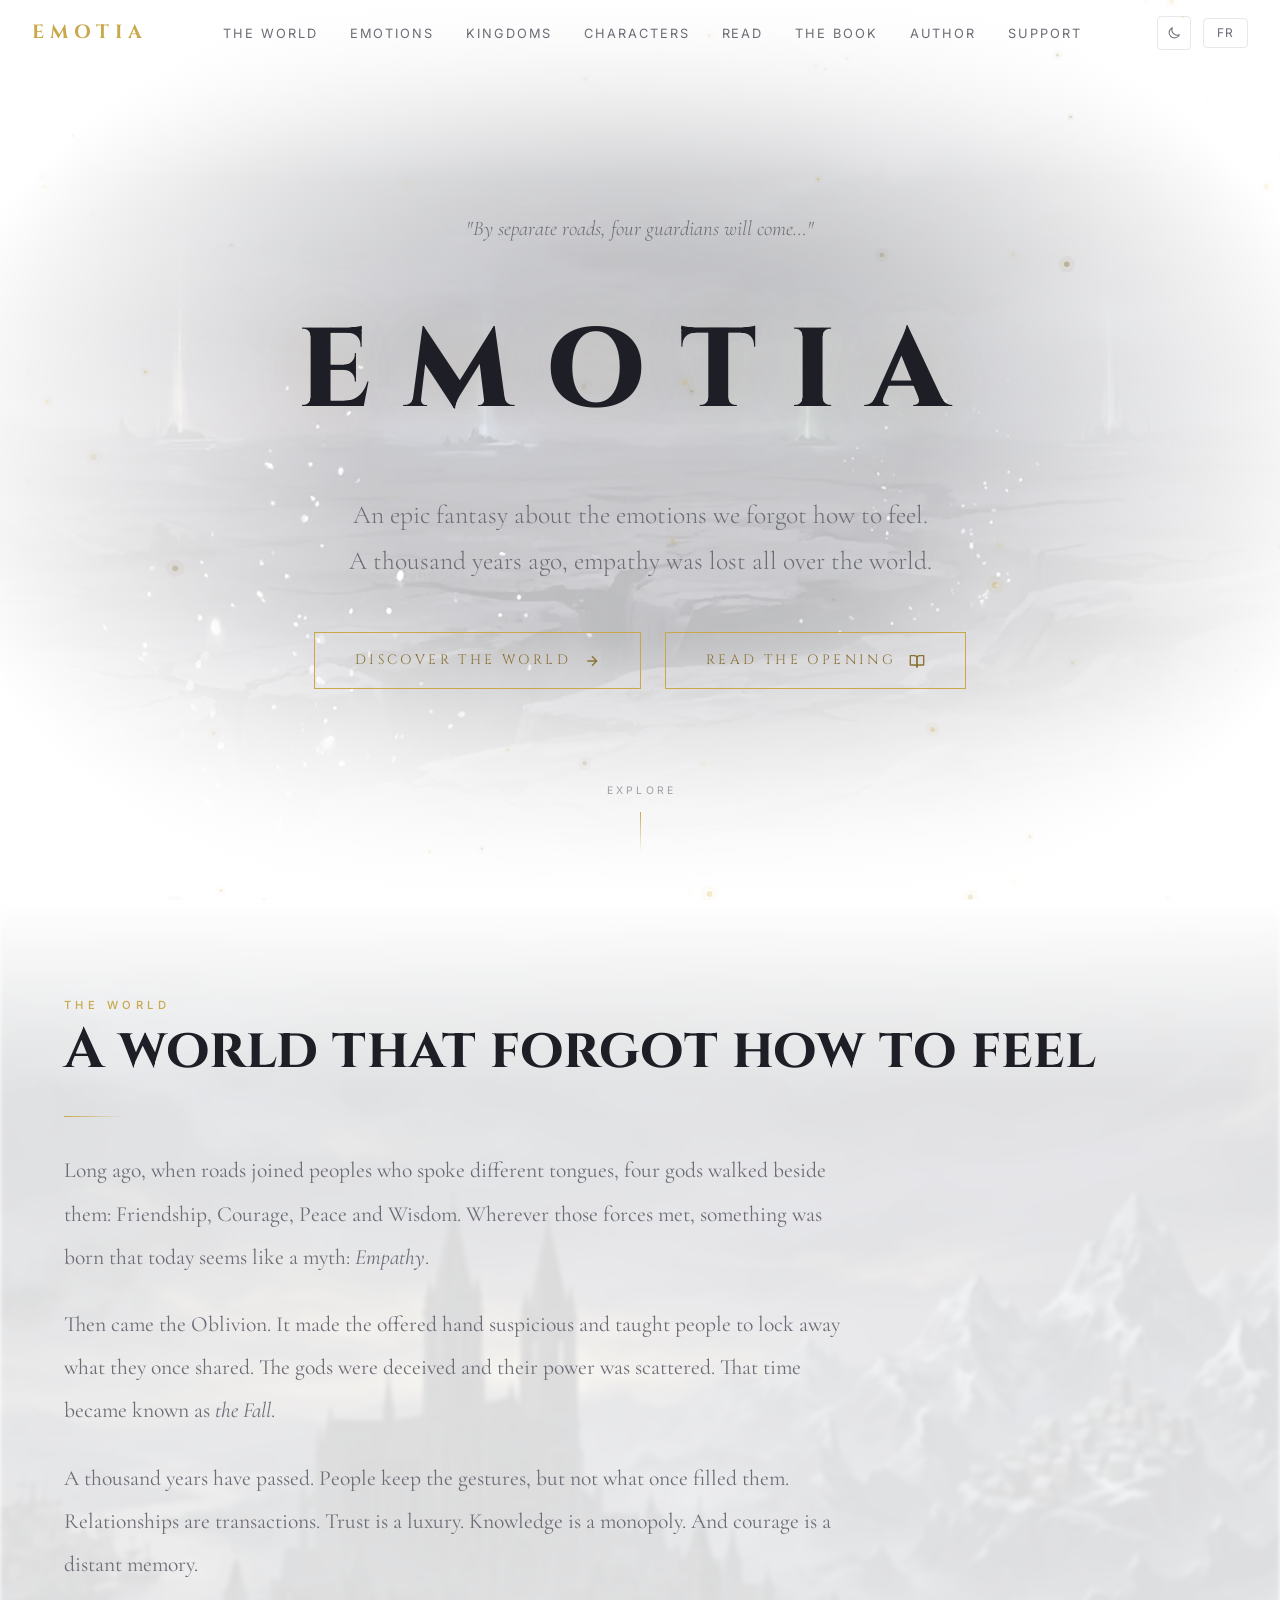
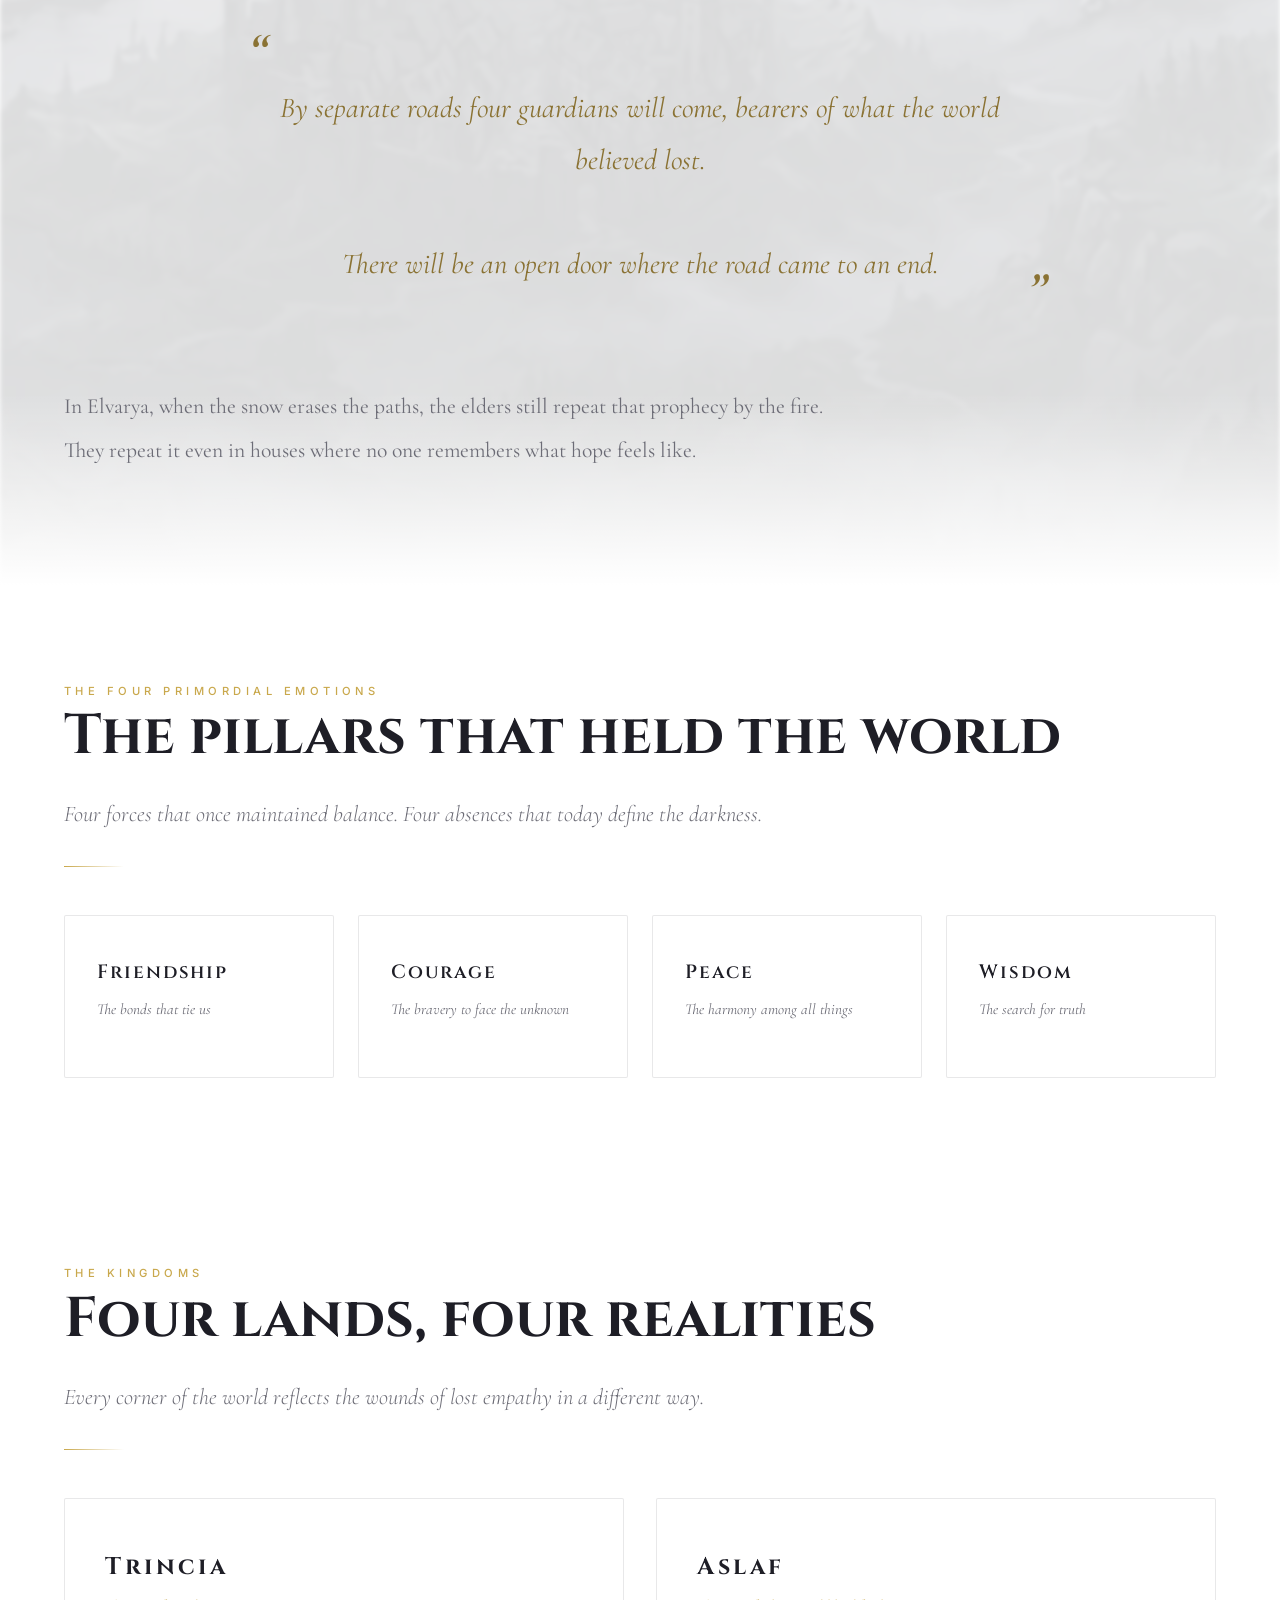
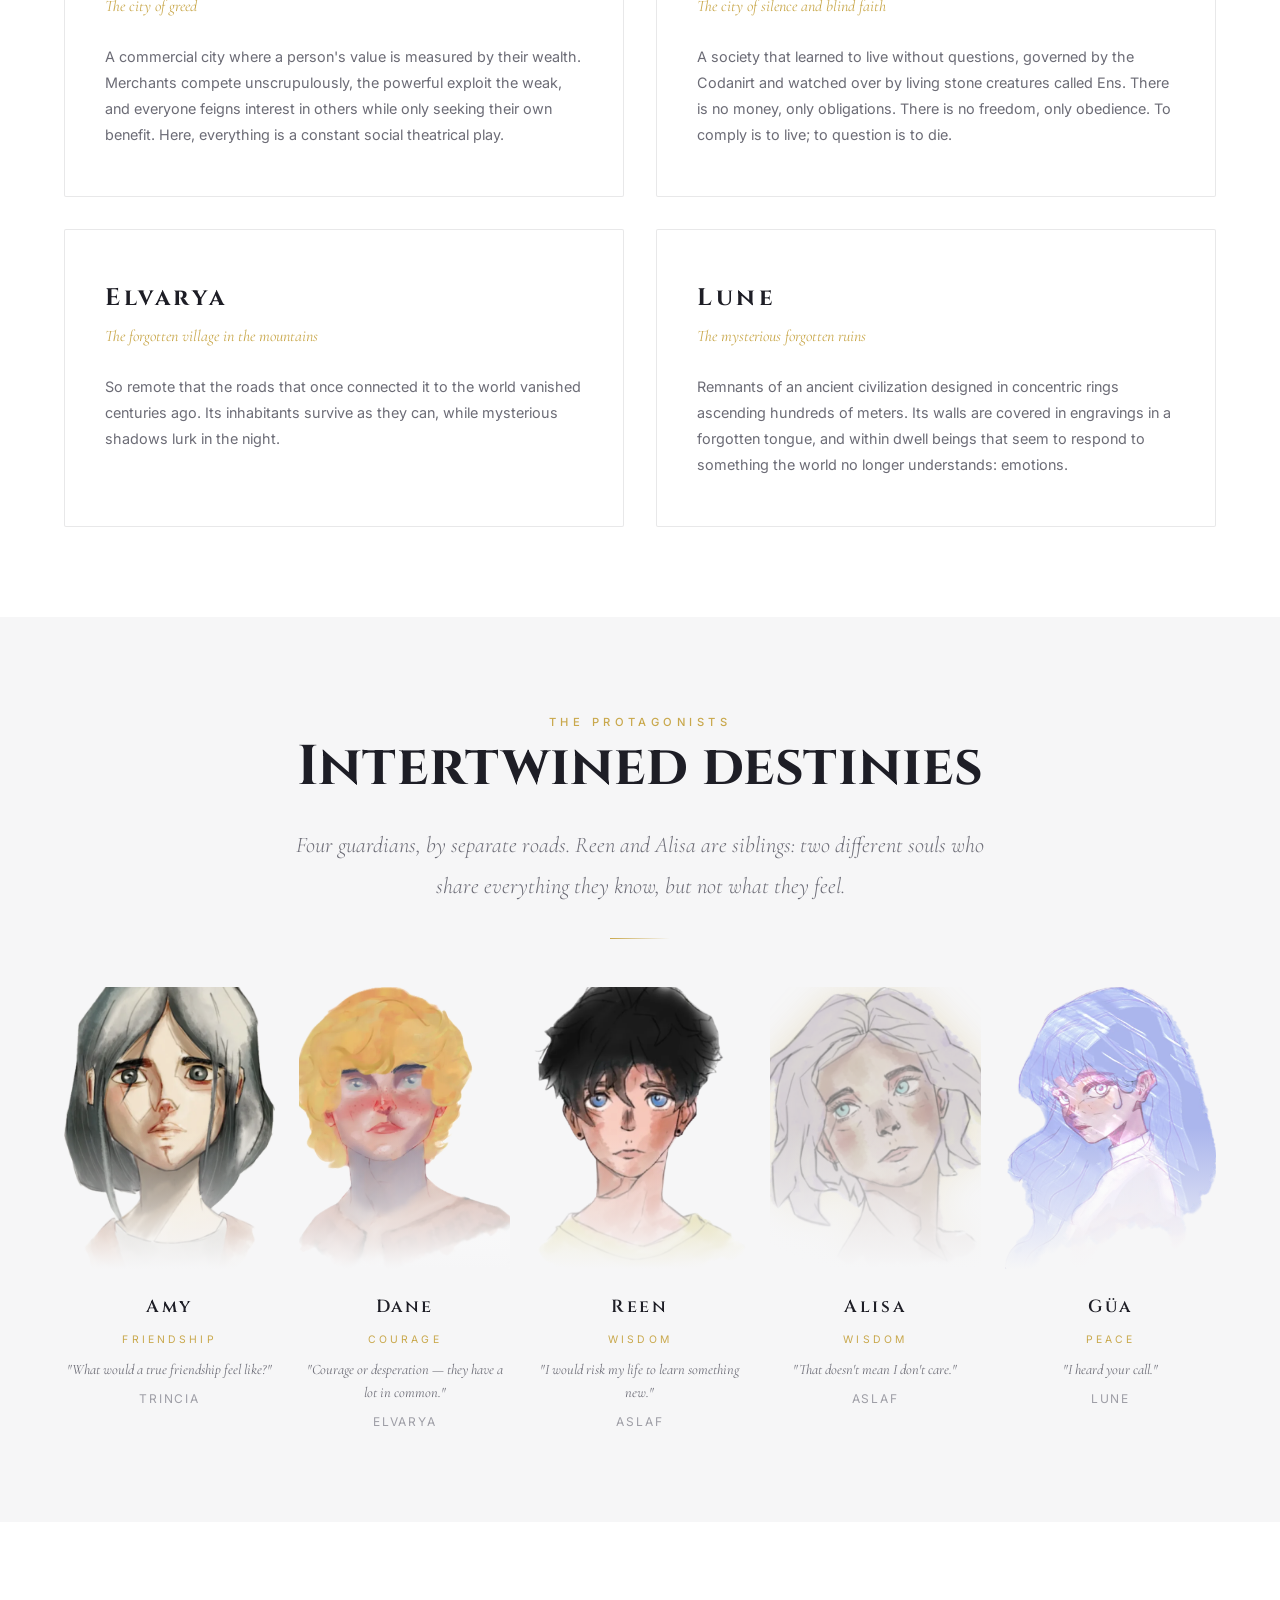
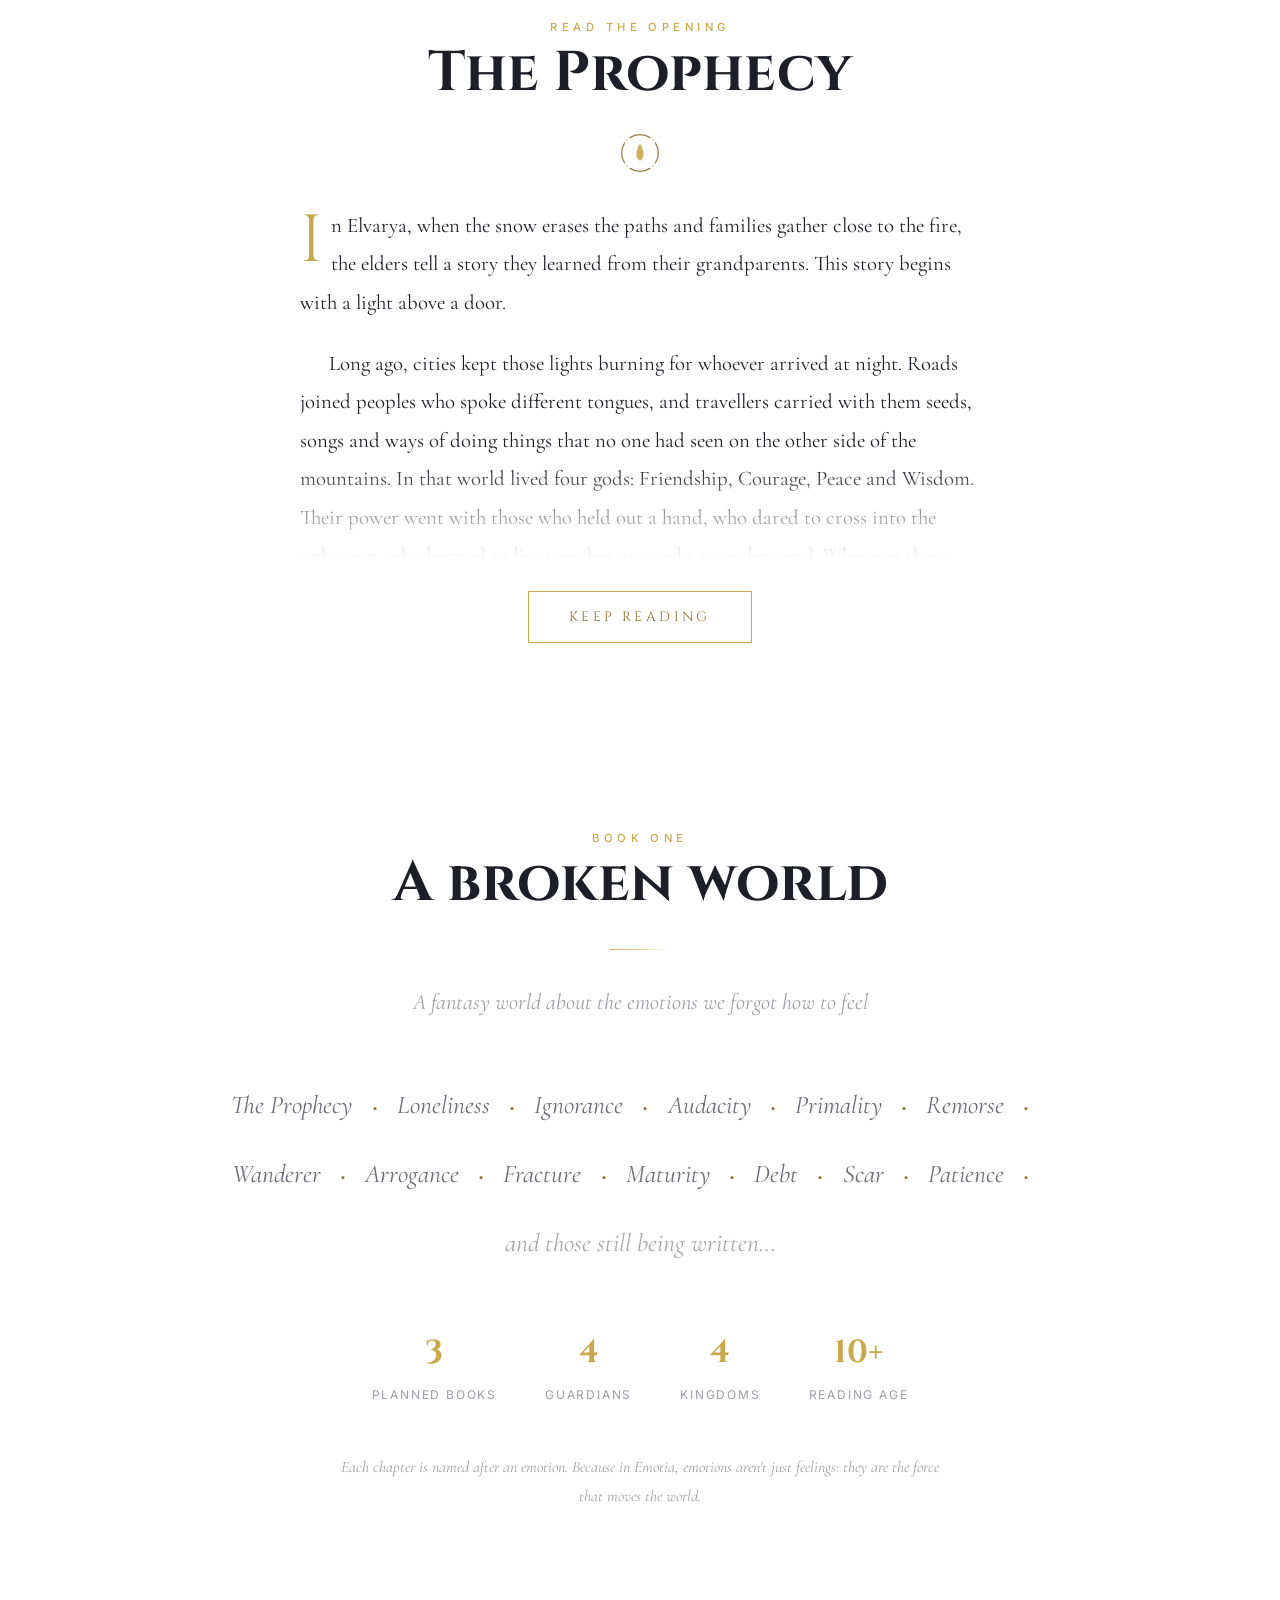
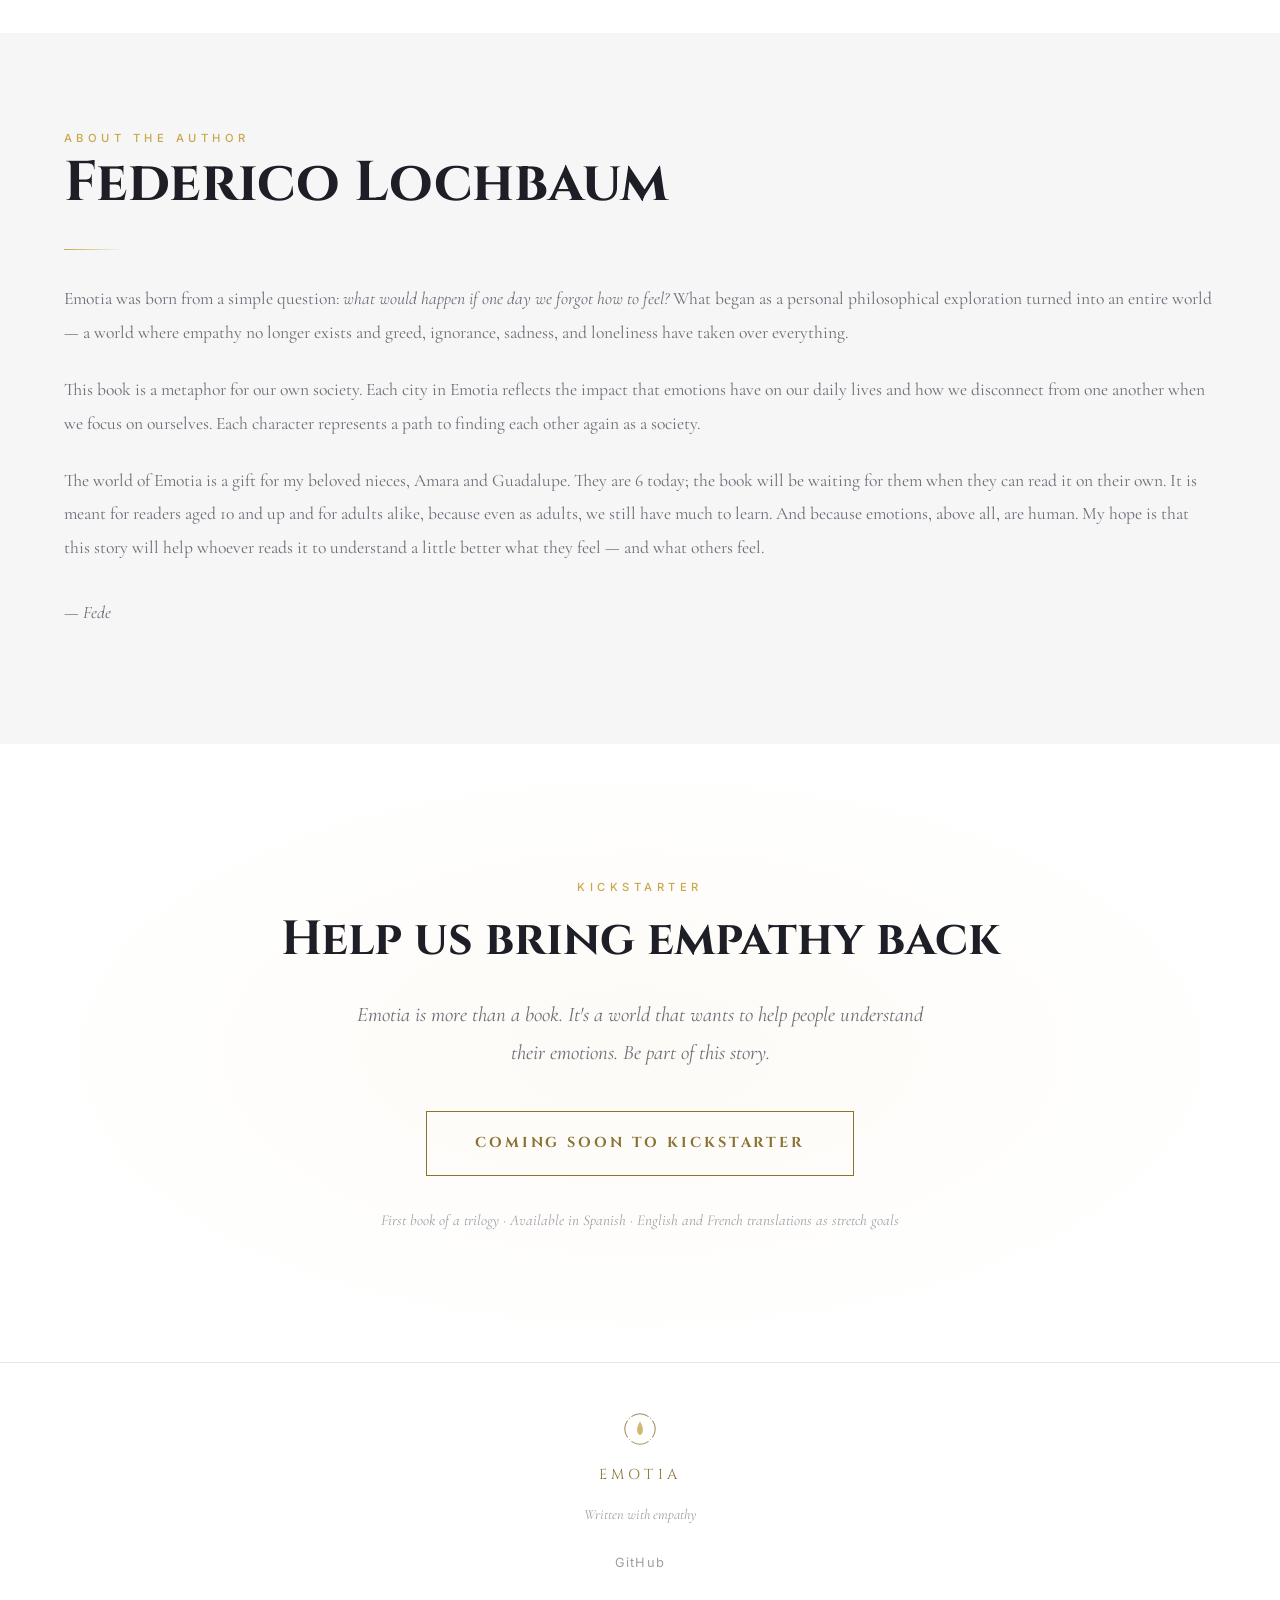
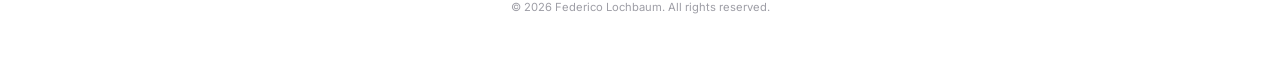
<file: docs/index.html>
<!DOCTYPE html>
<html lang="es">

<head>

  <!-- Google tag (gtag.js) -->
  <script async src="https://www.googletagmanager.com/gtag/js?id=__GA_MEASUREMENT_ID__"></script>
  <script>
    window.dataLayer = window.dataLayer || [];
    function gtag() { dataLayer.push(arguments); }
    gtag('js', new Date());

    gtag('config', "__GA_MEASUREMENT_ID__");
  </script>

  <!-- Script de eventos: va después -->
  <script>
    document.addEventListener("click", function (event) {
      const element = event.target.closest("[data-analytics-event]");
      if (!element) return;

      gtag("event", element.dataset.analyticsEvent, {
        button_label: element.dataset.analyticsLabel,
        page_location: window.location.href
      });
    });
  </script>

  <meta charset="UTF-8">
  <meta name="viewport" content="width=device-width, initial-scale=1.0">
  <title>Emotia — Un mundo de fantasía épica sobre las emociones humanas</title>
  <meta name="description"
    content="Emotia es una fantasía épica sobre las emociones que olvidamos sentir. Hace mil años la empatía se perdió; cuatro guardianes, por caminos separados, aprenderán a recuperarla. Primer libro de una trilogía.">
  <meta name="keywords" content="Emotia, fantasía épica, emociones, empatía, libro, trilogía, Federico Lochbaum">
  <meta property="og:title" content="Emotia — Un mundo que olvidó cómo sentir">
  <meta property="og:description"
    content="Hace mil años la empatía se perdió en todo el mundo. Por caminos separados llegarán cuatro guardianes. Primer libro de la trilogía.">
  <meta property="og:type" content="website">
  <meta property="og:image" content="images/og-image.jpg">
  <meta property="og:image:width" content="1200">
  <meta property="og:image:height" content="630">
  <meta property="og:locale" content="es_ES">
  <meta name="twitter:card" content="summary_large_image">
  <meta name="twitter:image" content="images/og-image.jpg">
  <meta name="theme-color" content="#06060e">
  <script>
    // Tema antes del primer pintado: elección guardada, o la del sistema.
    (function () {
      var t = null;
      try { t = localStorage.getItem('emotia-theme'); } catch (e) {}
      if (t !== 'light' && t !== 'dark') {
        t = window.matchMedia && window.matchMedia('(prefers-color-scheme: light)').matches ? 'light' : 'dark';
      }
      document.documentElement.setAttribute('data-theme', t);
    })();
  </script>
  <link rel="icon" type="image/svg+xml" href="images/emblem.svg">
  <link rel="icon" type="image/png" href="images/emotia_favicon-withoutbackground.png">
  <link rel="preload" as="image" href="images/hero_bg.webp" type="image/webp">
  <link rel="stylesheet" href="styles.css">
</head>

<body class="lang-es">

  <!-- ============================================
       NAVIGATION
       ============================================ -->
  <nav class="nav" id="nav">
    <a href="#" class="nav-logo">Emotia</a>
    <ul class="nav-links" id="nav-links">
      <li><a href="#mundo"><span class="lang-es">El Mundo</span><span class="lang-en">The World</span><span
            class="lang-fr">Le Monde</span></a></li>
      <li><a href="#emociones"><span class="lang-es">Las Emociones</span><span class="lang-en">Emotions</span><span
            class="lang-fr">Les Émotions</span></a></li>
      <li><a href="#reinos"><span class="lang-es">Los Reinos</span><span class="lang-en">Kingdoms</span><span
            class="lang-fr">Les Royaumes</span></a></li>
      <li><a href="#personajes"><span class="lang-es">Personajes</span><span class="lang-en">Characters</span><span
            class="lang-fr">Personnages</span></a></li>
      <li><a href="#leer"><span class="lang-es">Leer</span><span class="lang-en">Read</span><span
            class="lang-fr">Lire</span></a></li>
      <li><a href="#libro"><span class="lang-es">El Libro</span><span class="lang-en">The Book</span><span
            class="lang-fr">Le Livre</span></a></li>
      <li><a href="#autor"><span class="lang-es">El Autor</span><span class="lang-en">Author</span><span
            class="lang-fr">L'Auteur</span></a></li>
      <li><a href="#apoyar" class="nav-cta-link"><span class="lang-es">Apoyar</span><span
            class="lang-en">Support</span><span class="lang-fr">Soutenir</span></a></li>
    </ul>

    <div class="nav-controls">
      <button id="theme-toggle" class="theme-toggle" type="button" aria-label="Modo claro u oscuro / Light or dark mode / Mode clair ou sombre">
        <svg class="icon-sun" viewBox="0 0 24 24" fill="none" stroke="currentColor" stroke-width="1.6" stroke-linecap="round" aria-hidden="true"><circle cx="12" cy="12" r="4.2"/><path d="M12 2.5v2.2M12 19.3v2.2M2.5 12h2.2M19.3 12h2.2M5.3 5.3l1.6 1.6M17.1 17.1l1.6 1.6M5.3 18.7l1.6-1.6M17.1 6.9l1.6-1.6"/></svg>
        <svg class="icon-moon" viewBox="0 0 24 24" fill="none" stroke="currentColor" stroke-width="1.6" stroke-linecap="round" stroke-linejoin="round" aria-hidden="true"><path d="M20 14.5A8 8 0 0 1 9.5 4a8 8 0 1 0 10.5 10.5z"/></svg>
      </button>
      <button id="lang-toggle" class="lang-toggle" aria-label="Cambiar idioma / Change language / Changer de langue">
        <span class="lang-es">EN</span>
        <span class="lang-en">FR</span>
        <span class="lang-fr">ES</span>
      </button>
      <button class="nav-hamburger" id="hamburger" aria-label="Menú de navegación">
        <span></span>
        <span></span>
        <span></span>
      </button>
    </div>
  </nav>

  <!-- ============================================
       HERO
       ============================================ -->
  <section class="hero" id="hero">
    <div class="hero-bg">
      <picture>
        <source srcset="images/hero_bg.webp" type="image/webp">
        <img src="images/hero_bg.jpg" alt="" loading="eager" fetchpriority="high">
      </picture>
    </div>
    <canvas id="particles-canvas" class="hero-particles"></canvas>

    <div class="hero-content">
      <p class="hero-prophecy">
        <span class="lang-es">«Por caminos separados llegarán cuatro guardianes…»</span>
        <span class="lang-en">"By separate roads, four guardians will come…"</span>
        <span class="lang-fr">«Par des chemins séparés viendront quatre gardiens…»</span>
      </p>
      <h1 class="hero-title">EMOTIA</h1>
      <p class="hero-subtitle">
        <span class="lang-es">Una fantasía épica sobre las emociones que olvidamos sentir.<br>Hace mil años, la
          empatía se perdió en todo el mundo.</span>
        <span class="lang-en">An epic fantasy about the emotions we forgot how to feel.<br>A thousand years ago,
          empathy was lost all over the world.</span>
        <span class="lang-fr">Une fantasy épique sur les émotions que nous avons oublié de ressentir.<br>Il y a mille
          ans, l'empathie s'est perdue dans le monde entier.</span>
      </p>
      <div class="hero-actions">
        <a href="#mundo" class="hero-cta" data-analytics-event="discover-the-world_click"
          data-analytics-label="main-section">
          <span class="lang-es">Descubrir el mundo</span>
          <span class="lang-en">Discover the world</span>
          <span class="lang-fr">Découvrir le monde</span>
          <svg xmlns="http://www.w3.org/2000/svg" viewBox="0 0 24 24" fill="none" stroke="currentColor"
            stroke-width="2">
            <path d="M5 12h14M12 5l7 7-7 7" />
          </svg>
        </a>
        <a href="#leer" class="hero-cta hero-cta-secondary" data-analytics-event="read-prophecy_click"
          data-analytics-label="main-section">
          <span class="lang-es">Leer el comienzo</span>
          <span class="lang-en">Read the opening</span>
          <span class="lang-fr">Lire le début</span>
          <svg xmlns="http://www.w3.org/2000/svg" viewBox="0 0 24 24" fill="none" stroke="currentColor" stroke-width="2"
            stroke-linecap="round" stroke-linejoin="round" aria-hidden="true">
            <path d="M2 4h6a4 4 0 0 1 4 4v13a3 3 0 0 0-3-3H2z" />
            <path d="M22 4h-6a4 4 0 0 0-4 4v13a3 3 0 0 1 3-3h7z" />
          </svg>
        </a>
      </div>
    </div>

    <div class="scroll-indicator">
      <span class="lang-es">Explorar</span>
      <span class="lang-en">Explore</span>
      <span class="lang-fr">Explorer</span>
      <div class="line"></div>
    </div>
  </section>

  <!-- ============================================
       EL MUNDO
       ============================================ -->
  <section class="section world-section" id="mundo">
    <div class="world-bg">
      <picture>
        <source srcset="images/world_bg.webp" type="image/webp">
        <img src="images/world_bg.jpg" alt="" loading="lazy">
      </picture>
    </div>
    <div class="section-inner world-content">
      <div class="reveal">
        <span class="section-label">
          <span class="lang-es">El Mundo</span>
          <span class="lang-en">The World</span>
          <span class="lang-fr">Le Monde</span>
        </span>
        <h2 class="section-title">
          <span class="lang-es">Un mundo que olvidó cómo sentir</span>
          <span class="lang-en">A world that forgot how to feel</span>
          <span class="lang-fr">Un monde qui a oublié comment ressentir</span>
        </h2>
        <div class="section-divider"></div>
      </div>

      <div class="world-text reveal reveal-delay-1">
        <p class="lang-es">
          Hace mucho tiempo, cuando los caminos unían pueblos que hablaban lenguas distintas, cuatro dioses
          acompañaban a las personas: Amistad, Valentía, Paz y Sabiduría. Allí donde esas fuerzas se encontraban
          nacía algo que hoy parece un mito: <em>la Empatía</em>.
        </p>
        <p class="lang-en">
          Long ago, when roads joined peoples who spoke different tongues, four gods walked beside them:
          Friendship, Courage, Peace and Wisdom. Wherever those forces met, something was born that today
          seems like a myth: <em>Empathy</em>.
        </p>
        <p class="lang-fr">
          Il y a très longtemps, quand les chemins reliaient des peuples qui parlaient des langues différentes,
          quatre dieux accompagnaient les hommes : l'Amitié, le Courage, la Paix et la Sagesse. Là où ces forces se
          rencontraient naissait quelque chose qui semble aujourd'hui un mythe : <em>l'Empathie</em>.
        </p>

        <p class="lang-es">
          Entonces llegó el Olvido. Volvió sospechosa la mano ofrecida y enseñó a guardar bajo llave lo que antes
          se compartía. Los dioses fueron engañados y su poder se dispersó. Aquel tiempo recibió el nombre de
          <em>la Caída</em>.
        </p>
        <p class="lang-en">
          Then came the Oblivion. It made the offered hand suspicious and taught people to lock away what they once
          shared. The gods were deceived and their power was scattered. That time became known as <em>the Fall</em>.
        </p>
        <p class="lang-fr">
          Puis vint l'Oubli. Il rendit suspecte la main tendue et apprit à garder sous clé ce que l'on partageait
          autrefois. Les dieux furent trompés et leur pouvoir dispersé. Cette époque reçut le nom de
          <em>la Chute</em>.
        </p>

        <p class="lang-es">
          Han pasado mil años. La gente conserva los gestos, pero no lo que alguna vez los llenó.
          Las relaciones son transacciones. La confianza es un lujo. El conocimiento, un monopolio.
          Y el coraje, un recuerdo lejano.
        </p>
        <p class="lang-en">
          A thousand years have passed. People keep the gestures, but not what once filled them.
          Relationships are transactions. Trust is a luxury. Knowledge is a monopoly.
          And courage is a distant memory.
        </p>
        <p class="lang-fr">
          Mille ans ont passé. Les gens conservent les gestes, mais pas ce qui les remplissait autrefois.
          Les relations sont des transactions. La confiance est un luxe. Le savoir, un monopole.
          Et le courage, un lointain souvenir.
        </p>
      </div>

      <blockquote class="world-quote reveal reveal-delay-2">
        <span class="lang-es">Por caminos separados llegarán cuatro guardianes, portadores de lo que el mundo creyó
          perdido.<br><br>Habrá una puerta abierta donde terminaba el camino.</span>
        <span class="lang-en">By separate roads four guardians will come, bearers of what the world believed
          lost.<br><br>There will be an open door where the road came to an end.</span>
        <span class="lang-fr">Par des chemins séparés viendront quatre gardiens, porteurs de ce que le monde croyait
          perdu.<br><br>Il y aura une porte ouverte là où finissait le chemin.</span>
      </blockquote>

      <div class="world-text reveal reveal-delay-3">
        <p class="lang-es">
          En Elvarya, cuando la nieve borra los senderos, los mayores todavía repiten esa profecía junto al fuego.
          La repiten incluso en las casas donde ya nadie sabe cómo se siente la esperanza.
        </p>
        <p class="lang-en">
          In Elvarya, when the snow erases the paths, the elders still repeat that prophecy by the fire.
          They repeat it even in houses where no one remembers what hope feels like.
        </p>
        <p class="lang-fr">
          À Elvarya, quand la neige efface les sentiers, les anciens répètent encore cette prophétie près du feu.
          Ils la répètent même dans les maisons où plus personne ne sait ce que l'on ressent quand on espère.
        </p>
      </div>
    </div>
  </section>

  <!-- ============================================
       LAS EMOCIONES
       ============================================ -->
  <section class="section" id="emociones">
    <div class="section-inner">
      <div class="reveal">
        <span class="section-label">
          <span class="lang-es">Las Cuatro Emociones Primordiales</span>
          <span class="lang-en">The Four Primordial Emotions</span>
          <span class="lang-fr">Les Quatre Émotions Primordiales</span>
        </span>
        <h2 class="section-title">
          <span class="lang-es">Los pilares que sostenían el mundo</span>
          <span class="lang-en">The pillars that held the world</span>
          <span class="lang-fr">Les piliers qui soutenaient le monde</span>
        </h2>
        <p class="section-subtitle">
          <span class="lang-es">Cuatro fuerzas que una vez mantuvieron el equilibrio. Cuatro ausencias que hoy definen
            la oscuridad.</span>
          <span class="lang-en">Four forces that once maintained balance. Four absences that today define the
            darkness.</span>
          <span class="lang-fr">Quatre forces qui autrefois maintenaient l'équilibre. Quatre absences qui définissent
            aujourd'hui les ténèbres.</span>
        </p>
        <div class="section-divider"></div>
      </div>

      <div class="emotions-grid">
        <div tabindex="0" class="emotion-card reveal reveal-delay-1" data-emotion="amistad">
          <h3 class="emotion-name">
            <span class="lang-es">Amistad</span>
            <span class="lang-en">Friendship</span>
            <span class="lang-fr">Amitié</span>
          </h3>
          <p class="emotion-essence">
            <span class="lang-es">Los lazos que nos unen</span>
            <span class="lang-en">The bonds that tie us</span>
            <span class="lang-fr">Les liens qui nous unissent</span>
          </p>
          <p class="emotion-description">
            <span class="lang-es">Encargada de fomentar y fortalecer los vínculos entre las personas, promoviendo la
              alegría y el compañerismo. Su ausencia dejó un mundo donde las relaciones son transacciones y la
              confianza, un lujo olvidado.</span>
            <span class="lang-en">Tasked with fostering and strengthening the bonds between people, promoting joy and
              fellowship. Its absence left a world where relationships are transactions and trust is a forgotten
              luxury.</span>
            <span class="lang-fr">Chargée de favoriser et renforcer les liens entre les personnes, en promouvant la
              joie et la camaraderie. Son absence a laissé un monde où les relations sont des transactions et où la
              confiance est un luxe oublié.</span>
          </p>
        </div>

        <div tabindex="0" class="emotion-card reveal reveal-delay-2" data-emotion="valentía">
          <h3 class="emotion-name">
            <span class="lang-es">Valentía</span>
            <span class="lang-en">Courage</span>
            <span class="lang-fr">Courage</span>
          </h3>
          <p class="emotion-essence">
            <span class="lang-es">El coraje de enfrentar lo desconocido</span>
            <span class="lang-en">The bravery to face the unknown</span>
            <span class="lang-fr">Le courage d'affronter l'inconnu</span>
          </p>
          <p class="emotion-description">
            <span class="lang-es">Infundía el coraje en el corazón de las personas, motivándolas a superar sus miedos.
              Sin ella, la sociedad se sumió en la resignación, donde el miedo al fracaso paraliza toda acción
              significativa.</span>
            <span class="lang-en">Instilled courage in the hearts of people, motivating them to overcome their fears.
              Without it, society sank into resignation, where fear of failure paralyzes any meaningful action.</span>
            <span class="lang-fr">Insufflait le courage dans le cœur des gens, les motivant à surmonter leurs peurs.
              Sans elle, la société sombra dans la résignation, où la peur de l'échec paralyse toute action
              significative.</span>
          </p>
        </div>

        <div tabindex="0" class="emotion-card reveal reveal-delay-3" data-emotion="paz">
          <h3 class="emotion-name">
            <span class="lang-es">Paz</span>
            <span class="lang-en">Peace</span>
            <span class="lang-fr">Paix</span>
          </h3>
          <p class="emotion-essence">
            <span class="lang-es">La armonía entre todas las cosas</span>
            <span class="lang-en">The harmony among all things</span>
            <span class="lang-fr">L'harmonie entre toutes choses</span>
          </p>
          <p class="emotion-description">
            <span class="lang-es">Promovía la reconciliación, la compasión y la resolución pacífica de conflictos. Su
              caída trajo un estado constante de hostilidad, donde las guerras y enfrentamientos se convirtieron en algo
              cotidiano.</span>
            <span class="lang-en">Promoted reconciliation, compassion, and the peaceful resolution of conflicts. Its
              fall brought a constant state of hostility, where wars and clashes became everyday occurrences.</span>
            <span class="lang-fr">Promouvait la réconciliation, la compassion et la résolution pacifique des conflits.
              Sa chute apporta un état constant d'hostilité, où les guerres et les affrontements devinrent monnaie
              courante.</span>
          </p>
        </div>

        <div tabindex="0" class="emotion-card reveal reveal-delay-4" data-emotion="sabiduría">
          <h3 class="emotion-name">
            <span class="lang-es">Sabiduría</span>
            <span class="lang-en">Wisdom</span>
            <span class="lang-fr">Sagesse</span>
          </h3>
          <p class="emotion-essence">
            <span class="lang-es">La búsqueda de la verdad</span>
            <span class="lang-en">The search for truth</span>
            <span class="lang-fr">La quête de la vérité</span>
          </p>
          <p class="emotion-description">
            <span class="lang-es">Guiaba hacia la iluminación y el entendimiento mutuo. Sin ella, la ignorancia
              prevalece, el conocimiento se monopoliza, y las personas han perdido el deseo de comprender el mundo que
              habitan.</span>
            <span class="lang-en">Guided towards enlightenment and mutual understanding. Without it, ignorance prevails,
              knowledge is monopolized, and people have lost the desire to understand the world they inhabit.</span>
            <span class="lang-fr">Guidait vers l'illumination et la compréhension mutuelle. Sans elle, l'ignorance
              prévaut, le savoir se monopolise, et les gens ont perdu le désir de comprendre le monde qu'ils
              habitent.</span>
          </p>
        </div>
      </div>
    </div>
  </section>

  <!-- ============================================
       LOS REINOS
       ============================================ -->
  <section class="section" id="reinos">
    <div class="section-inner">
      <div class="reveal">
        <span class="section-label">
          <span class="lang-es">Los Reinos</span>
          <span class="lang-en">The Kingdoms</span>
          <span class="lang-fr">Les Royaumes</span>
        </span>
        <h2 class="section-title">
          <span class="lang-es">Cuatro tierras, cuatro realidades</span>
          <span class="lang-en">Four lands, four realities</span>
          <span class="lang-fr">Quatre terres, quatre réalités</span>
        </h2>
        <p class="section-subtitle">
          <span class="lang-es">Cada rincón del mundo refleja las heridas de la empatía perdida de una forma
            diferente.</span>
          <span class="lang-en">Every corner of the world reflects the wounds of lost empathy in a different way.</span>
          <span class="lang-fr">Chaque recoin du monde reflète les blessures de l'empathie perdue d'une manière
            différente.</span>
        </p>
        <div class="section-divider"></div>
      </div>

      <div class="kingdoms-grid">
        <div class="kingdom-card reveal reveal-delay-1" data-kingdom="trincia">
          <h3 class="kingdom-name">Trincia</h3>
          <p class="kingdom-tagline">
            <span class="lang-es">La ciudad de la codicia</span>
            <span class="lang-en">The city of greed</span>
            <span class="lang-fr">La ville de la cupidité</span>
          </p>
          <p class="kingdom-description">
            <span class="lang-es">Una ciudad comercial donde el valor de una persona se mide por su riqueza. Los
              mercaderes compiten sin escrúpulos, los poderosos explotan a los débiles, y todos fingen interés por los
              demás mientras solo buscan su propio beneficio. Aquí, todo es una obra de teatro social constante.</span>
            <span class="lang-en">A commercial city where a person's value is measured by their wealth. Merchants
              compete unscrupulously, the powerful exploit the weak, and everyone feigns interest in others while only
              seeking their own benefit. Here, everything is a constant social theatrical play.</span>
            <span class="lang-fr">Une ville marchande où la valeur d'une personne se mesure à sa richesse. Les
              marchands rivalisent sans scrupules, les puissants exploitent les faibles, et tous feignent l'intérêt
              pour autrui tout en ne cherchant que leur propre profit. Ici, tout est un théâtre social permanent.</span>
          </p>
        </div>

        <div class="kingdom-card reveal reveal-delay-2" data-kingdom="aslaf">
          <h3 class="kingdom-name">Aslaf</h3>
          <p class="kingdom-tagline">
            <span class="lang-es">La ciudad del silencio y la fe ciega</span>
            <span class="lang-en">The city of silence and blind faith</span>
            <span class="lang-fr">La ville du silence et de la foi aveugle</span>
          </p>
          <p class="kingdom-description">
            <span class="lang-es">Una sociedad que aprendió a vivir sin preguntas, gobernada por el Codanirt y vigilada
              por criaturas de piedra viva llamadas Ens. No hay dinero, solo obligaciones. No hay libertad, solo
              obediencia. Cumplir es vivir; cuestionar es morir.</span>
            <span class="lang-en">A society that learned to live without questions, governed by the Codanirt and watched
              over by living stone creatures called Ens. There is no money, only obligations. There is no freedom, only
              obedience. To comply is to live; to question is to die.</span>
            <span class="lang-fr">Une société qui a appris à vivre sans poser de questions, gouvernée par le Codanirt
              et surveillée par des créatures de pierre vivante appelées Ens. Pas d'argent, seulement des obligations.
              Pas de liberté, seulement l'obéissance. Obéir, c'est vivre ; questionner, c'est mourir.</span>
          </p>
        </div>

        <div class="kingdom-card reveal reveal-delay-3" data-kingdom="elvarya">
          <h3 class="kingdom-name">Elvarya</h3>
          <p class="kingdom-tagline">
            <span class="lang-es">La aldea olvidada en las montañas</span>
            <span class="lang-en">The forgotten village in the mountains</span>
            <span class="lang-fr">Le village oublié dans les montagnes</span>
          </p>
          <p class="kingdom-description">
            <span class="lang-es">Tan remota que los caminos que una vez la conectaban con el mundo se desvanecieron
              hace siglos. Sus habitantes sobreviven como pueden,
              mientras sombras misteriosas acechan en la noche.</span>
            <span class="lang-en">So remote that the roads that once connected it to the world vanished centuries ago.
              Its inhabitants survive as they can, while mysterious shadows lurk in the night.</span>
            <span class="lang-fr">Si reculé que les chemins qui la reliaient autrefois au monde se sont effacés il y a
              des siècles. Ses habitants survivent comme ils peuvent, tandis que d'étranges ombres rôdent dans la
              nuit.</span>
          </p>
        </div>

        <div class="kingdom-card reveal reveal-delay-4" data-kingdom="lune">
          <h3 class="kingdom-name">Lune</h3>
          <p class="kingdom-tagline">
            <span class="lang-es">Las misteriosas ruinas olvidadas</span>
            <span class="lang-en">The mysterious forgotten ruins</span>
            <span class="lang-fr">Les mystérieuses ruines oubliées</span>
          </p>
          <p class="kingdom-description">
            <span class="lang-es">Restos de una civilización antigua diseñados en anillos concéntricos que ascienden
              cientos de metros. Sus paredes están cubiertas de grabados en una lengua olvidada, y en su interior
              habitan seres que parecen responder a algo que el mundo ya no comprende: las emociones.</span>
            <span class="lang-en">Remnants of an ancient civilization designed in concentric rings ascending hundreds of
              meters. Its walls are covered in engravings in a forgotten tongue, and within dwell beings that seem to
              respond to something the world no longer understands: emotions.</span>
            <span class="lang-fr">Les vestiges d'une ancienne civilisation, conçus en anneaux concentriques s'élevant
              sur des centaines de mètres. Leurs murs sont couverts de gravures dans une langue oubliée, et en leur
              sein habitent des êtres qui semblent répondre à quelque chose que le monde ne comprend plus : les
              émotions.</span>
          </p>
        </div>
      </div>
    </div>
  </section>

  <!-- ============================================
       PERSONAJES
       ============================================ -->
  <section class="section characters-section" id="personajes">
    <div class="section-inner">
      <div class="reveal" style="text-align: center;">
        <span class="section-label">
          <span class="lang-es">Los Protagonistas</span>
          <span class="lang-en">The Protagonists</span>
          <span class="lang-fr">Les Protagonistes</span>
        </span>
        <h2 class="section-title">
          <span class="lang-es">Destinos entrelazados</span>
          <span class="lang-en">Intertwined destinies</span>
          <span class="lang-fr">Destins entrelacés</span>
        </h2>
        <p class="section-subtitle" style="margin: 0 auto;">
          <span class="lang-es">Cuatro guardianes, por caminos separados. Reen y Alisa son hermanos: dos almas
            distintas que comparten todo lo que saben, pero no lo que sienten.</span>
          <span class="lang-en">Four guardians, by separate roads. Reen and Alisa are siblings: two different souls
            who share everything they know, but not what they feel.</span>
          <span class="lang-fr">Quatre gardiens, par des chemins séparés. Reen et Alisa sont frère et sœur : deux
            âmes distinctes qui partagent tout ce qu'elles savent, mais pas ce qu'elles ressentent.</span>
        </p>
        <div class="section-divider" style="margin: 2rem auto;"></div>
      </div>

      <div class="characters-grid">
        <div class="character-card reveal reveal-delay-1">
          <div class="character-image-wrap">
            <picture>
              <source srcset="images/amy.webp" type="image/webp">
              <img src="images/amy.png" alt="Amy" loading="lazy" width="600" height="800">
            </picture>
          </div>
          <h3 class="character-name">Amy</h3>
          <p class="character-virtue"><span class="lang-es">Amistad</span><span class="lang-en">Friendship</span><span class="lang-fr">Amitié</span></p>
          <p class="character-phrase">
            <span class="lang-es">«¿Cómo se sentirá tener una verdadera amistad?»</span>
            <span class="lang-en">"What would a true friendship feel like?"</span>
            <span class="lang-fr">«Que ressent-on dans une véritable amitié ?»</span>
          </p>
          <p class="character-origin">Trincia</p>
        </div>
        <div class="character-card reveal reveal-delay-2">
          <div class="character-image-wrap">
            <picture>
              <source srcset="images/dane.webp" type="image/webp">
              <img src="images/dane.png" alt="Dane" loading="lazy" width="600" height="800">
            </picture>
          </div>
          <h3 class="character-name">Dane</h3>
          <p class="character-virtue"><span class="lang-es">Valentía</span><span class="lang-en">Courage</span><span class="lang-fr">Courage</span></p>
          <p class="character-phrase">
            <span class="lang-es">«Valentía o desesperación, que comparten muchas características.»</span>
            <span class="lang-en">"Courage or desperation — they have a lot in common."</span>
            <span class="lang-fr">«Courage ou désespoir : ils ont beaucoup en commun.»</span>
          </p>
          <p class="character-origin">Elvarya</p>
        </div>
        <div class="character-card reveal reveal-delay-3">
          <div class="character-image-wrap">
            <picture>
              <source srcset="images/ren.webp" type="image/webp">
              <img src="images/ren.png" alt="Reen" loading="lazy" width="600" height="800">
            </picture>
          </div>
          <h3 class="character-name">Reen</h3>
          <p class="character-virtue"><span class="lang-es">Sabiduría</span><span class="lang-en">Wisdom</span><span class="lang-fr">Sagesse</span></p>
          <p class="character-phrase">
            <span class="lang-es">«Arriesgaría mi vida por conocer algo nuevo.»</span>
            <span class="lang-en">"I would risk my life to learn something new."</span>
            <span class="lang-fr">«Je risquerais ma vie pour apprendre quelque chose de nouveau.»</span>
          </p>
          <p class="character-origin">Aslaf</p>
        </div>
        <div class="character-card character-card--spirit reveal reveal-delay-4">
          <div class="character-image-wrap">
            <picture>
              <source srcset="images/alisa.webp" type="image/webp">
              <img src="images/alisa.png" alt="Alisa" loading="lazy" width="600" height="800">
            </picture>
          </div>
          <h3 class="character-name">Alisa</h3>
          <p class="character-virtue"><span class="lang-es">Sabiduría</span><span class="lang-en">Wisdom</span><span class="lang-fr">Sagesse</span></p>
          <p class="character-phrase">
            <span class="lang-es">«Eso no significa que no me importe.»</span>
            <span class="lang-en">"That doesn't mean I don't care."</span>
            <span class="lang-fr">«Ça ne veut pas dire que ça m'est égal.»</span>
          </p>
          <p class="character-origin">Aslaf</p>
        </div>
        <div class="character-card reveal reveal-delay-4">
          <div class="character-image-wrap">
            <picture>
              <source srcset="images/gua.webp" type="image/webp">
              <img src="images/gua.png" alt="Güa" loading="lazy" width="600" height="800">
            </picture>
          </div>
          <h3 class="character-name">Güa</h3>
          <p class="character-virtue"><span class="lang-es">Paz</span><span class="lang-en">Peace</span><span class="lang-fr">Paix</span></p>
          <p class="character-phrase">
            <span class="lang-es">«Escuché tu llamado.»</span>
            <span class="lang-en">"I heard your call."</span>
            <span class="lang-fr">«J'ai entendu ton appel.»</span>
          </p>
          <p class="character-origin">Lune</p>
        </div>
      </div>
    </div>
  </section>

  <!-- ============================================
       LEER: LA PROFECÍA (texto generado desde chapters/chapter_0.tex del libro)
       ============================================ -->
  <section class="section reading-section" id="leer">
    <div class="section-inner reading-inner">
      <div class="reveal" style="text-align: center;">
        <span class="section-label">
          <span class="lang-es">Leer el comienzo</span>
          <span class="lang-en">Read the opening</span>
          <span class="lang-fr">Lire le début</span>
        </span>
        <h2 class="section-title">
          <span class="lang-es">La profecía</span>
          <span class="lang-en">The Prophecy</span>
          <span class="lang-fr">La Prophétie</span>
        </h2>
        <svg class="emblem-divider" viewBox="-1.2 -1.2 2.4 2.4" width="44" height="44" aria-hidden="true"><g fill="none" stroke-width="0.07" stroke-linecap="round"><path d="M -0.545 -0.839 A 1 1 0 0 1 0.545 -0.839" style="stroke:var(--emblem-white)"/><path d="M 0.839 -0.545 A 1 1 0 0 1 0.839 0.545" style="stroke:var(--emblem-red)"/><path d="M 0.545 0.839 A 1 1 0 0 1 -0.545 0.839" style="stroke:var(--emblem-green)"/><path d="M -0.839 0.545 A 1 1 0 0 1 -0.839 -0.545" style="stroke:var(--emblem-blue)"/></g><g style="fill:var(--gold)"><circle cx="0.707" cy="-0.707" r="0.045"/><circle cx="0.707" cy="0.707" r="0.045"/><circle cx="-0.707" cy="0.707" r="0.045"/><circle cx="-0.707" cy="-0.707" r="0.045"/></g><path style="fill:var(--flame)" d="M 0 0.42 C 0.30 0.26 0.22 -0.14 0 -0.52 C -0.22 -0.14 -0.30 0.26 0 0.42 Z"/></svg>
      </div>

      <article class="reading-text reveal reveal-delay-1" id="reading-text">
        <div class="reading-lang lang-es" lang="es">
          <p>En Elvarya, cuando la nieve borra los senderos y las familias se reúnen cerca del fuego, los mayores cuentan una historia que aprendieron de sus abuelos. Esta historia empieza con una luz sobre una puerta.</p>
          <p>Hace mucho tiempo, las ciudades mantenían encendidas esas luces para quienes llegaban de noche. Los caminos unían pueblos que hablaban distintas lenguas, y los viajeros llevaban consigo semillas, canciones y maneras de hacer las cosas que nadie había visto del otro lado de las montañas. En aquel mundo vivían cuatro dioses: Amistad, Valentía, Paz y Sabiduría. Su poder acompañaba a quienes tendían una mano, se atrevían a cruzar lo desconocido, aprendían a convivir o buscaban comprender. Allí donde esas fuerzas se encontraban, nacía la Empatía, y con ella los antiguos habían levantado ciudades, trazado caminos y creado maravillas capaces de responder a lo que sentían. También conocían el dolor. Perdían a quienes amaban, discutían, temían cuanto no entendían. Había guerras en sus historias y despedidas en sus canciones. Estos dioses no les habían ahorrado esas penas. Pero al regresar de un camino difícil, todavía podían encontrar un lugar junto al fuego de otro. Entonces llegó el Olvido.</p>
          <p>Así lo nombra el relato, aquello que se interpuso entre los pueblos, volvió sospechosa la mano ofrecida y enseñó a guardar bajo llave lo que antes se compartía. Los cuatro dioses fueron engañados y su poder se dispersó. La Empatía se perdió en todo el mundo. Para la mayoría, la alegría, el afecto y la confianza se volvieron palabras heredadas de un tiempo que ya no podían sentir. Las voces que antes se buscaban dejaron de responder. Aquel tiempo recibió el nombre de la Caída.</p>
          <p>Se perdieron ciudades. Los caminos terminaron frente a lugares vacíos. Hubo lámparas que siguieron ardiendo durante años, aunque ya nadie regresara a las casas donde alguien las había habitado.</p>
          <p>De estos dioses quedan solo sus nombres. De sus obras, ruinas que aún brillaban cuando todo a su alrededor estaba oscuro. Mil años han pasado desde entonces, cuentan junto al fuego.</p>
          <p>Los pueblos levantaron nuevas casas con las piedras de los antiguos salones. Conservaron herramientas cuyo uso apenas comprendían y oficios que las manos recordaban mejor que las palabras. Tras las murallas crecieron generaciones que nunca habían visto el otro lado. Los caminos abiertos quedaron en poder de quienes podían guardarlos y los libros, de quienes decidían qué merecía saberse. El miedo permaneció. También la tristeza, la ira y el deseo de conservar lo poco que quedaba. Muchos seguían preparando un sitio en la mesa o contando historias a sus hijos, porque así lo habían aprendido. Recordaban los gestos mejor que aquello que antes los había llenado. Se socorría a quien podía devolver el favor, se cumplían promesas por temor a las consecuencias y se permanecía junto a otros para soportar el invierno. El dolor ajeno podía verse y comprenderse sin que algo dentro respondiera a él.</p>
          <p>La pérdida alcanzó también a las obras antiguas. Jardines que habían florecido al paso de los viajeros se cerraron sobre sus raíces. Las piedras de los caminos dejaron de contestar y hubo luces que ninguna mano consiguió despertar. El mundo conservaba las formas de una vida que se había retirado de ellas.</p>
          <p>Entre tantas costumbres quedó la de repetir la profecía, incluso en las casas donde nadie sabía ya cómo se sentía la esperanza.</p>
          <p>Dicen que, cuando los caminos comenzaron a desaparecer, hubo quienes confiaron al porvenir unas palabras. Las llevaron de pueblo en pueblo, y cada generación las entregó a la siguiente, hasta que llegaron a las casas de Elvarya:</p>
          <blockquote class="prophecy-verse">
            <p>Por caminos separados llegarán cuatro guardianes, portadores de lo que el mundo creyó perdido.</p>
            <p>Aprenderán a escuchar lo que las murallas dejaron afuera y a reconocer en el dolor ajeno una voz que merece respuesta.</p>
            <p>A medida que aprendan a caminar juntos, despertará cuanto quedó en silencio. Volverá a moverse la vida en la piedra y en las raíces, y los pueblos podrán sentir de nuevo aquello cuyos nombres conservaron.</p>
            <p>Habrá una puerta abierta donde terminaba el camino.</p>
          </blockquote>
          <p>Nadie conoce sus rostros. La profecía no dice qué pueblo los verá llegar primero, ni cuánto les costará encontrarse.</p>
          <p>A veces un niño interrumpe el relato.</p>
          <p>—¿Y si se pierden también?</p>
          <p>La abuela mira hacia la ventana. Afuera sigue nevando y el sendero ya no se distingue entre los árboles. Al cabo de un momento se levanta, protege una llama con la mano y enciende la lámpara. Así terminaba el relato su propia abuela. Nunca le explicó por qué había que llevar la luz a la ventana, y ella nunca había preguntado. El niño observa la llama hasta que deja de temblar.</p>
        </div>
        <div class="reading-lang lang-en" lang="en">
          <p>In Elvarya, when the snow erases the paths and families gather close to the fire, the elders tell a story they learned from their grandparents. This story begins with a light above a door.</p>
          <p>Long ago, cities kept those lights burning for whoever arrived at night. Roads joined peoples who spoke different tongues, and travellers carried with them seeds, songs and ways of doing things that no one had seen on the other side of the mountains. In that world lived four gods: Friendship, Courage, Peace and Wisdom. Their power went with those who held out a hand, who dared to cross into the unknown, who learned to live together or sought to understand. Wherever those forces met, Empathy was born, and with it the ancients had raised cities, traced roads and made wonders that could answer to what they felt. They knew pain, too. They lost the ones they loved, they quarrelled, they feared whatever they did not understand. There were wars in their stories and farewells in their songs. These gods had not spared them those sorrows. But coming home from a hard road, they could still find a place by someone else's fire. Then came the Oblivion.</p>
          <p>That is what the tale calls it: the thing that came between peoples, made the offered hand suspicious and taught them to lock away what they once shared. The four gods were deceived and their power was scattered. Empathy was lost all over the world. For most, joy, affection and trust became words inherited from a time they could no longer feel. The voices that once sought each other stopped answering. That time was given the name of the Fall.</p>
          <p>Cities were lost. Roads ended before empty places. Some lamps went on burning for years, though no one came back to the houses where someone had once lived.</p>
          <p>Of these gods only their names remain. Of their works, ruins that still shone when everything around them was dark. A thousand years have passed since then, they say by the fire.</p>
          <p>The peoples raised new houses with the stones of the old halls. They kept tools whose use they barely understood and crafts their hands remembered better than their words. Behind the walls grew generations that had never seen the other side. The open roads fell to those who could guard them, and the books to those who decided what deserved to be known. Fear remained. So did sadness, anger and the wish to hold on to the little that was left. Many still set a place at the table or told stories to their children, because that was how they had learned it. They remembered the gestures better than whatever had once filled them. People helped those who could return the favour, kept promises for fear of the consequences and stayed close to others to endure the winter. Someone else's pain could be seen and understood without anything inside answering to it.</p>
          <p>The loss reached the ancient works as well. Gardens that had bloomed as travellers passed closed over their roots. The stones of the roads stopped answering, and there were lights no hand could wake. The world kept the shapes of a life that had withdrawn from them.</p>
          <p>Among so many customs, one remained: repeating the prophecy, even in houses where no one knew any longer what hope felt like.</p>
          <p>They say that, when the roads began to disappear, there were those who entrusted a few words to the future. They carried them from village to village, and each generation handed them to the next, until they reached the houses of Elvarya:</p>
          <blockquote class="prophecy-verse">
            <p>By separate roads four guardians will come, bearers of what the world believed lost.</p>
            <p>They will learn to listen to what the walls left outside, and to recognise in another's pain a voice that deserves an answer.</p>
            <p>As they learn to walk together, all that fell silent will awaken. Life will move again in stone and in roots, and the peoples will be able to feel once more the things whose names they kept.</p>
            <p>There will be an open door where the road came to an end.</p>
          </blockquote>
          <p>No one knows their faces. The prophecy does not say which people will see them arrive first, nor how much it will cost them to find one another.</p>
          <p>Sometimes a child interrupts the tale.</p>
          <p>“And what if they get lost too?”</p>
          <p>The grandmother looks toward the window. Outside it is still snowing, and the path can no longer be told apart from the trees. After a moment she gets up, shields a flame with her hand and lights the lamp. That was how her own grandmother ended the tale. She never explained why the light had to be carried to the window, and she had never asked. The child watches the flame until it stops trembling.</p>
        </div>
        <div class="reading-lang lang-fr" lang="fr">
          <p>À Elvarya, quand la neige efface les sentiers et que les familles se rassemblent près du feu, les anciens racontent une histoire qu'ils ont apprise de leurs grands-parents. Cette histoire commence par une lumière au-dessus d'une porte.</p>
          <p>Il y a très longtemps, les villes gardaient ces lumières allumées pour ceux qui arrivaient de nuit. Les chemins reliaient des peuples qui parlaient des langues différentes, et les voyageurs emportaient avec eux des graines, des chansons et des façons de faire que personne n'avait vues de l'autre côté des montagnes. Dans ce monde vivaient quatre dieux : l'Amitié, le Courage, la Paix et la Sagesse. Leur pouvoir accompagnait ceux qui tendaient la main, osaient traverser l'inconnu, apprenaient à vivre ensemble ou cherchaient à comprendre. Là où ces forces se rencontraient naissait l'Empathie, et grâce à elle les anciens avaient bâti des villes, tracé des chemins et créé des merveilles capables de répondre à ce qu'ils ressentaient. Ils connaissaient aussi la douleur. Ils perdaient ceux qu'ils aimaient, se disputaient, craignaient tout ce qu'ils ne comprenaient pas. Il y avait des guerres dans leurs histoires et des adieux dans leurs chansons. Ces dieux ne leur avaient pas épargné ces peines. Mais au retour d'un chemin difficile, ils pouvaient encore trouver une place près du feu d'un autre. Puis vint l'Oubli.</p>
          <p>C'est ainsi que le récit nomme ce qui s'interposa entre les peuples, rendit suspecte la main tendue et apprit à garder sous clé ce que l'on partageait autrefois. Les quatre dieux furent trompés et leur pouvoir se dispersa. L'Empathie se perdit dans le monde entier. Pour la plupart, la joie, l'affection et la confiance devinrent des mots hérités d'un temps qu'ils ne pouvaient plus ressentir. Les voix qui se cherchaient autrefois cessèrent de répondre. Cette époque reçut le nom de la Chute.</p>
          <p>Des villes furent perdues. Les chemins s'arrêtèrent devant des lieux vides. Certaines lampes continuèrent de brûler pendant des années, même si plus personne ne revenait dans les maisons où quelqu'un avait vécu.</p>
          <p>De ces dieux il ne reste que leurs noms. De leurs œuvres, des ruines qui brillaient encore quand tout autour d'elles était sombre. Mille ans ont passé depuis, raconte-t-on près du feu.</p>
          <p>Les peuples bâtirent de nouvelles maisons avec les pierres des anciennes salles. Ils conservèrent des outils dont ils comprenaient à peine l'usage et des métiers que les mains se rappelaient mieux que les mots. Derrière les murailles grandirent des générations qui n'avaient jamais vu l'autre côté. Les chemins ouverts restèrent aux mains de ceux qui pouvaient les garder, et les livres, à ceux qui décidaient de ce qui méritait d'être su. La peur demeura. La tristesse aussi, la colère et le désir de garder le peu qui restait. Beaucoup continuaient de mettre un couvert de plus ou de raconter des histoires à leurs enfants, parce qu'ils l'avaient appris ainsi. Ils se souvenaient des gestes mieux que de ce qui, autrefois, les remplissait. On secourait qui pouvait rendre la pareille, on tenait ses promesses par peur des conséquences et l'on restait près des autres pour supporter l'hiver. La douleur d'autrui pouvait être vue et comprise sans que rien, à l'intérieur, n'y réponde.</p>
          <p>La perte atteignit aussi les œuvres anciennes. Des jardins qui fleurissaient au passage des voyageurs se refermèrent sur leurs racines. Les pierres des chemins cessèrent de répondre, et il y eut des lumières qu'aucune main ne parvint à réveiller. Le monde conservait les formes d'une vie qui s'en était retirée.</p>
          <p>Parmi tant de coutumes demeura celle de répéter la prophétie, même dans les maisons où plus personne ne savait ce que l'on ressent quand on espère.</p>
          <p>On dit que, lorsque les chemins commencèrent à disparaître, certains confièrent quelques mots à l'avenir. Ils les portèrent de village en village, et chaque génération les transmit à la suivante, jusqu'à ce qu'ils arrivent dans les maisons d'Elvarya :</p>
          <blockquote class="prophecy-verse">
            <p>Par des chemins séparés viendront quatre gardiens, porteurs de ce que le monde croyait perdu.</p>
            <p>Ils apprendront à écouter ce que les murailles ont laissé dehors et à reconnaître dans la douleur d'autrui une voix qui mérite une réponse.</p>
            <p>À mesure qu'ils apprendront à marcher ensemble, tout ce qui s'est tu s'éveillera. La vie remuera de nouveau dans la pierre et dans les racines, et les peuples pourront ressentir encore ce dont ils ont gardé les noms.</p>
            <p>Il y aura une porte ouverte là où finissait le chemin.</p>
          </blockquote>
          <p>Personne ne connaît leurs visages. La prophétie ne dit pas quel peuple les verra arriver en premier, ni combien il leur en coûtera de se trouver.</p>
          <p>Parfois, un enfant interrompt le récit.</p>
          <p>— Et s'ils se perdent eux aussi ?</p>
          <p>La grand-mère regarde vers la fenêtre. Dehors il neige toujours, et le sentier ne se distingue plus entre les arbres. Au bout d'un moment, elle se lève, protège une flamme de sa main et allume la lampe. C'est ainsi que sa propre grand-mère terminait le récit. Elle ne lui avait jamais expliqué pourquoi il fallait porter la lumière à la fenêtre, et elle n'avait jamais demandé. L'enfant regarde la flamme jusqu'à ce qu'elle cesse de trembler.</p>
        </div>
      </article>
      <div class="reading-fade" id="reading-fade"></div>
      <div class="reading-actions">
        <button class="hero-cta" id="reading-toggle" aria-expanded="false" aria-controls="reading-text">
          <span class="lang-es">Seguir leyendo</span>
          <span class="lang-en">Keep reading</span>
          <span class="lang-fr">Continuer la lecture</span>
        </button>
      </div>
    </div>
  </section>

  <!-- ============================================
       EL LIBRO
       ============================================ -->
  <section class="section book-section" id="libro">
    <div class="section-inner">
      <div class="reveal">
        <span class="section-label">
          <span class="lang-es">Libro Primero</span>
          <span class="lang-en">Book One</span>
          <span class="lang-fr">Livre Un</span>
        </span>
        <h2 class="section-title">
          <span class="lang-es">Un mundo roto</span>
          <span class="lang-en">A broken world</span>
          <span class="lang-fr">Un monde brisé</span>
        </h2>
        <div class="section-divider" style="margin: 2rem auto;"></div>
      </div>

      <p class="book-quote reveal reveal-delay-1">
        <span class="lang-es">Un mundo de fantasía sobre las emociones que olvidamos sentir</span>
        <span class="lang-en">A fantasy world about the emotions we forgot how to feel</span>
        <span class="lang-fr">Un monde de fantasy sur les émotions que nous avons oublié de ressentir</span>
      </p>

      <ul class="chapters-list reveal reveal-delay-2">
        <li><span class="chapter-name"><span class="lang-es">La profecía</span><span class="lang-en">The Prophecy</span><span class="lang-fr">La Prophétie</span></span></li>
        <li><span class="chapter-name"><span class="lang-es">Soledad</span><span class="lang-en">Loneliness</span><span class="lang-fr">Solitude</span></span></li>
        <li><span class="chapter-name"><span class="lang-es">Ignorancia</span><span class="lang-en">Ignorance</span><span class="lang-fr">Ignorance</span></span></li>
        <li><span class="chapter-name"><span class="lang-es">Descaro</span><span class="lang-en">Audacity</span><span class="lang-fr">Audace</span></span></li>
        <li><span class="chapter-name"><span class="lang-es">Primalidad</span><span class="lang-en">Primality</span><span class="lang-fr">Animalité</span></span></li>
        <li><span class="chapter-name"><span class="lang-es">Remordimiento</span><span class="lang-en">Remorse</span><span class="lang-fr">Remords</span></span></li>
        <li><span class="chapter-name"><span class="lang-es">Trotamundos</span><span class="lang-en">Wanderer</span><span class="lang-fr">Vagabond</span></span></li>
        <li><span class="chapter-name"><span class="lang-es">Arrogancia</span><span class="lang-en">Arrogance</span><span class="lang-fr">Arrogance</span></span></li>
        <li><span class="chapter-name"><span class="lang-es">Fractura</span><span class="lang-en">Fracture</span><span class="lang-fr">Fracture</span></span></li>
        <li><span class="chapter-name"><span class="lang-es">Madurez</span><span class="lang-en">Maturity</span><span class="lang-fr">Maturité</span></span></li>
        <li><span class="chapter-name"><span class="lang-es">Deuda</span><span class="lang-en">Debt</span><span class="lang-fr">Dette</span></span></li>
        <li><span class="chapter-name"><span class="lang-es">Cicatriz</span><span class="lang-en">Scar</span><span class="lang-fr">Cicatrice</span></span></li>
        <li><span class="chapter-name"><span class="lang-es">Paciencia</span><span class="lang-en">Patience</span><span class="lang-fr">Patience</span></span></li>
        <li class="chapter-more"><span class="chapter-name"><span class="lang-es">y los que faltan escribirse…</span><span class="lang-en">and those still being written…</span><span class="lang-fr">et ceux qui restent à écrire…</span></span></li>
      </ul>

      <div class="book-info reveal reveal-delay-3">
        <div class="book-stat">
          <div class="book-stat-value">3</div>
          <div class="book-stat-label">
            <span class="lang-es">Libros planificados</span>
            <span class="lang-en">Planned Books</span>
            <span class="lang-fr">Livres prévus</span>
          </div>
        </div>
        <div class="book-stat">
          <div class="book-stat-value">4</div>
          <div class="book-stat-label">
            <span class="lang-es">Guardianes</span>
            <span class="lang-en">Guardians</span>
            <span class="lang-fr">Gardiens</span>
          </div>
        </div>
        <div class="book-stat">
          <div class="book-stat-value">4</div>
          <div class="book-stat-label">
            <span class="lang-es">Reinos</span>
            <span class="lang-en">Kingdoms</span>
            <span class="lang-fr">Royaumes</span>
          </div>
        </div>
        <div class="book-stat">
          <div class="book-stat-value">10+</div>
          <div class="book-stat-label">
            <span class="lang-es">Edad de lectura</span>
            <span class="lang-en">Reading age</span>
            <span class="lang-fr">Âge de lecture</span>
          </div>
        </div>
      </div>

      <p class="book-quote reveal reveal-delay-4" style="margin-top: 3rem; font-size: 1rem; color: var(--text-dim);">
        <span class="lang-es">Cada capítulo lleva el nombre de una emoción. Porque en Emotia, las emociones no son solo
          sentimientos: son la fuerza que mueve el mundo.</span>
        <span class="lang-en">Each chapter is named after an emotion. Because in Emotia, emotions aren't just feelings:
          they are the force that moves the world.</span>
        <span class="lang-fr">Chaque chapitre porte le nom d'une émotion. Car dans Emotia, les émotions ne sont pas
          seulement des sentiments : elles sont la force qui meut le monde.</span>
      </p>
    </div>
  </section>

  <!-- ============================================
       EL AUTOR
       ============================================ -->
  <section class="section author-section" id="autor">
    <div class="section-inner">
      <div class="author-content">
        <div class="author-text">
          <div class="reveal">
            <span class="section-label">
              <span class="lang-es">Sobre el Autor</span>
              <span class="lang-en">About the Author</span>
              <span class="lang-fr">À propos de l'Auteur</span>
            </span>
            <h2 class="section-title">Federico Lochbaum</h2>
            <div class="section-divider"></div>
          </div>

          <div class="reveal reveal-delay-1">
            <p class="lang-es">
              Emotia nació de una pregunta simple: <em>¿qué pasaría si un día olvidáramos
                cómo sentir?</em> Lo que comenzó como una exploración filosófica personal se convirtió
              en la idea de un nuevo mundo — un mundo donde la empatía ya no existe
              y la codicia, la ignorancia, la tristeza y la soledad se apoderaron de todo.
            </p>
            <p class="lang-en">
              Emotia was born from a simple question: <em>what would happen if one day we forgot
                how to feel?</em> What began as a personal philosophical exploration turned into an
              entire world — a world where empathy no longer exists
              and greed, ignorance, sadness, and loneliness have taken over everything.
            </p>
            <p class="lang-fr">
              Emotia est née d'une question simple : <em>que se passerait-il si un jour nous
                oubliions comment ressentir ?</em> Ce qui commença comme une exploration philosophique
              personnelle devint l'idée d'un nouveau monde — un monde où l'empathie n'existe plus
              et où la cupidité, l'ignorance, la tristesse et la solitude ont tout envahi.
            </p>

            <p class="lang-es">
              Emotia intenta ser una metáfora de nuestra propia sociedad. El mundo de Emotia
              refleja el impacto que las emociones tienen en nuestro día a día
              y cómo nos desconectamos los unos de los otros al centrarnos en nosotros mismos.
              Cada personaje representa un camino diferente para volver a encontrarnos como sociedad.
            </p>
            <p class="lang-en">
              This book is a metaphor for our own society. Each city in Emotia
              reflects the impact that emotions have on our daily lives
              and how we disconnect from one another when we focus on ourselves.
              Each character represents a path to finding each other again as a society.
            </p>
            <p class="lang-fr">
              Emotia se veut une métaphore de notre propre société. Le monde d'Emotia
              reflète l'impact que les émotions ont sur notre quotidien et la façon dont
              nous nous déconnectons les uns des autres en nous centrant sur nous-mêmes.
              Chaque personnage représente un chemin différent pour nous retrouver en tant que société.
            </p>

            <p class="lang-es">
              El mundo de Emotia es un regalo para mis amadas sobrinas, Amara y Guadalupe. Hoy tienen 6 años;
              el libro las va a estar esperando para cuando puedan leerlo solas.
              Está pensado para leer desde los 10 años y para adultos por igual, porque incluso siendo adultos,
              aún tenemos mucho que aprender.
              Y porque las emociones, por sobre todo, son humanas. Mi esperanza es que esta historia ayude a quien la
              lea a comprender un poco mejor lo que siente — y lo que sienten los demás.
            </p>
            <p class="lang-en">
              The world of Emotia is a gift for my beloved nieces, Amara and Guadalupe. They are 6 today;
              the book will be waiting for them when they can read it on their own.
              It is meant for readers aged 10 and up and for adults alike, because even as adults,
              we still have much to learn.
              And because emotions, above all, are human. My hope is that this story will help whoever reads it
              to understand a little better what they feel — and what others feel.
            </p>
            <p class="lang-fr">
              Le monde d'Emotia est un cadeau pour mes nièces bien-aimées, Amara et Guadalupe. Elles ont 6 ans
              aujourd'hui ; le livre les attendra pour le jour où elles pourront le lire seules.
              Il s'adresse aux lecteurs dès 10 ans comme aux adultes, car même en tant qu'adultes,
              nous avons encore beaucoup à apprendre.
              Et parce que les émotions, avant tout, sont humaines. Mon espoir est que cette histoire aide celui ou
              celle qui la lit à comprendre un peu mieux ce qu'il ressent — et ce que ressentent les autres.
            </p>

            <p class="author-signature">— Fede</p>
          </div>
        </div>
      </div>
    </div>
  </section>

  <!-- ============================================
       CTA — KICKSTARTER
       ============================================ -->
  <section class="section cta-section" id="apoyar">
    <div class="cta-content">
      <div class="reveal">
        <span class="section-label">Kickstarter</span>
        <h2 class="cta-title">
          <span class="lang-es">Ayúdanos a traer la empatía de vuelta</span>
          <span class="lang-en">Help us bring empathy back</span>
          <span class="lang-fr">Aidez-nous à ramener l'empathie</span>
        </h2>
        <p class="cta-subtitle">
          <span class="lang-es">Emotia es más que un libro. Es un mundo que quiere ayudar a las personas a entender sus
            emociones. Sé parte de esta historia.</span>
          <span class="lang-en">Emotia is more than a book. It's a world that wants to help people understand their
            emotions. Be part of this story.</span>
          <span class="lang-fr">Emotia est plus qu'un livre. C'est un monde qui veut aider les gens à comprendre leurs
            émotions. Faites partie de cette histoire.</span>
        </p>
      </div>

      <div class="reveal reveal-delay-1">
        <!-- Pegar la URL de la campaña en href. Mientras esté vacío, el botón se muestra como «Muy pronto». -->
        <a href="" class="cta-btn" id="kickstarter-btn" data-analytics-event="kickstarter_click"
          data-analytics-label="final-section" target="_blank" rel="noopener">
          <span class="label-live">
            <span class="lang-es">Apoyanos en Kickstarter</span>
            <span class="lang-en">Support us on Kickstarter</span>
            <span class="lang-fr">Soutenez-nous sur Kickstarter</span>
          </span>
          <span class="label-soon">
            <span class="lang-es">Muy pronto en Kickstarter</span>
            <span class="lang-en">Coming soon to Kickstarter</span>
            <span class="lang-fr">Bientôt sur Kickstarter</span>
          </span>
          <svg class="label-live" xmlns="http://www.w3.org/2000/svg" width="18" height="18" viewBox="0 0 24 24" fill="none"
            stroke="currentColor" stroke-width="2" aria-hidden="true">
            <path d="M18 13v6a2 2 0 0 1-2 2H5a2 2 0 0 1-2-2V8a2 2 0 0 1 2-2h6" />
            <polyline points="15 3 21 3 21 9" />
            <line x1="10" y1="14" x2="21" y2="3" />
          </svg>
        </a>
      </div>

      <p class="reveal reveal-delay-2"
        style="margin-top: 2rem; font-family: var(--font-literary); font-size: 0.95rem; color: var(--text-dim); font-style: italic;">
        <span class="lang-es">Primer libro de una trilogía · Disponible en español · Traducciones al inglés y francés
          como objetivos extendidos</span>
        <span class="lang-en">First book of a trilogy · Available in Spanish · English and French translations as
          stretch goals</span>
        <span class="lang-fr">Premier livre d'une trilogie · Disponible en espagnol · Traductions en anglais et en
          français en tant qu'objectifs étendus</span>
      </p>
    </div>
  </section>

  <!-- ============================================
       FOOTER
       ============================================ -->
  <footer class="footer">
    <svg class="footer-emblem" viewBox="-1.2 -1.2 2.4 2.4" width="36" height="36" aria-hidden="true"><g fill="none" stroke-width="0.07" stroke-linecap="round"><path d="M -0.545 -0.839 A 1 1 0 0 1 0.545 -0.839" style="stroke:var(--emblem-white)"/><path d="M 0.839 -0.545 A 1 1 0 0 1 0.839 0.545" style="stroke:var(--emblem-red)"/><path d="M 0.545 0.839 A 1 1 0 0 1 -0.545 0.839" style="stroke:var(--emblem-green)"/><path d="M -0.839 0.545 A 1 1 0 0 1 -0.839 -0.545" style="stroke:var(--emblem-blue)"/></g><g style="fill:var(--gold)"><circle cx="0.707" cy="-0.707" r="0.045"/><circle cx="0.707" cy="0.707" r="0.045"/><circle cx="-0.707" cy="0.707" r="0.045"/><circle cx="-0.707" cy="-0.707" r="0.045"/></g><path style="fill:var(--flame)" d="M 0 0.42 C 0.30 0.26 0.22 -0.14 0 -0.52 C -0.22 -0.14 -0.30 0.26 0 0.42 Z"/></svg>
    <div class="footer-brand">EMOTIA</div>
    <p class="footer-tagline">
      <span class="lang-es">Escrito con empatía</span>
      <span class="lang-en">Written with empathy</span>
      <span class="lang-fr">Écrit avec empathie</span>
    </p>
    <div class="footer-links">
      <!-- <a href="URL-DE-INSTAGRAM" target="_blank" rel="noopener">Instagram</a> -->
      <a href="https://github.com/FedeLoch/Emotia" target="_blank" rel="noopener">GitHub</a>
    </div>
    <p class="footer-copy">&copy; 2026 Federico Lochbaum. <span class="lang-es">Todos los derechos
        reservados.</span><span class="lang-en">All rights reserved.</span><span class="lang-fr">Tous droits
        réservés.</span></p>
  </footer>

  <script src="script.js"></script>
</body>

</html>
</file>
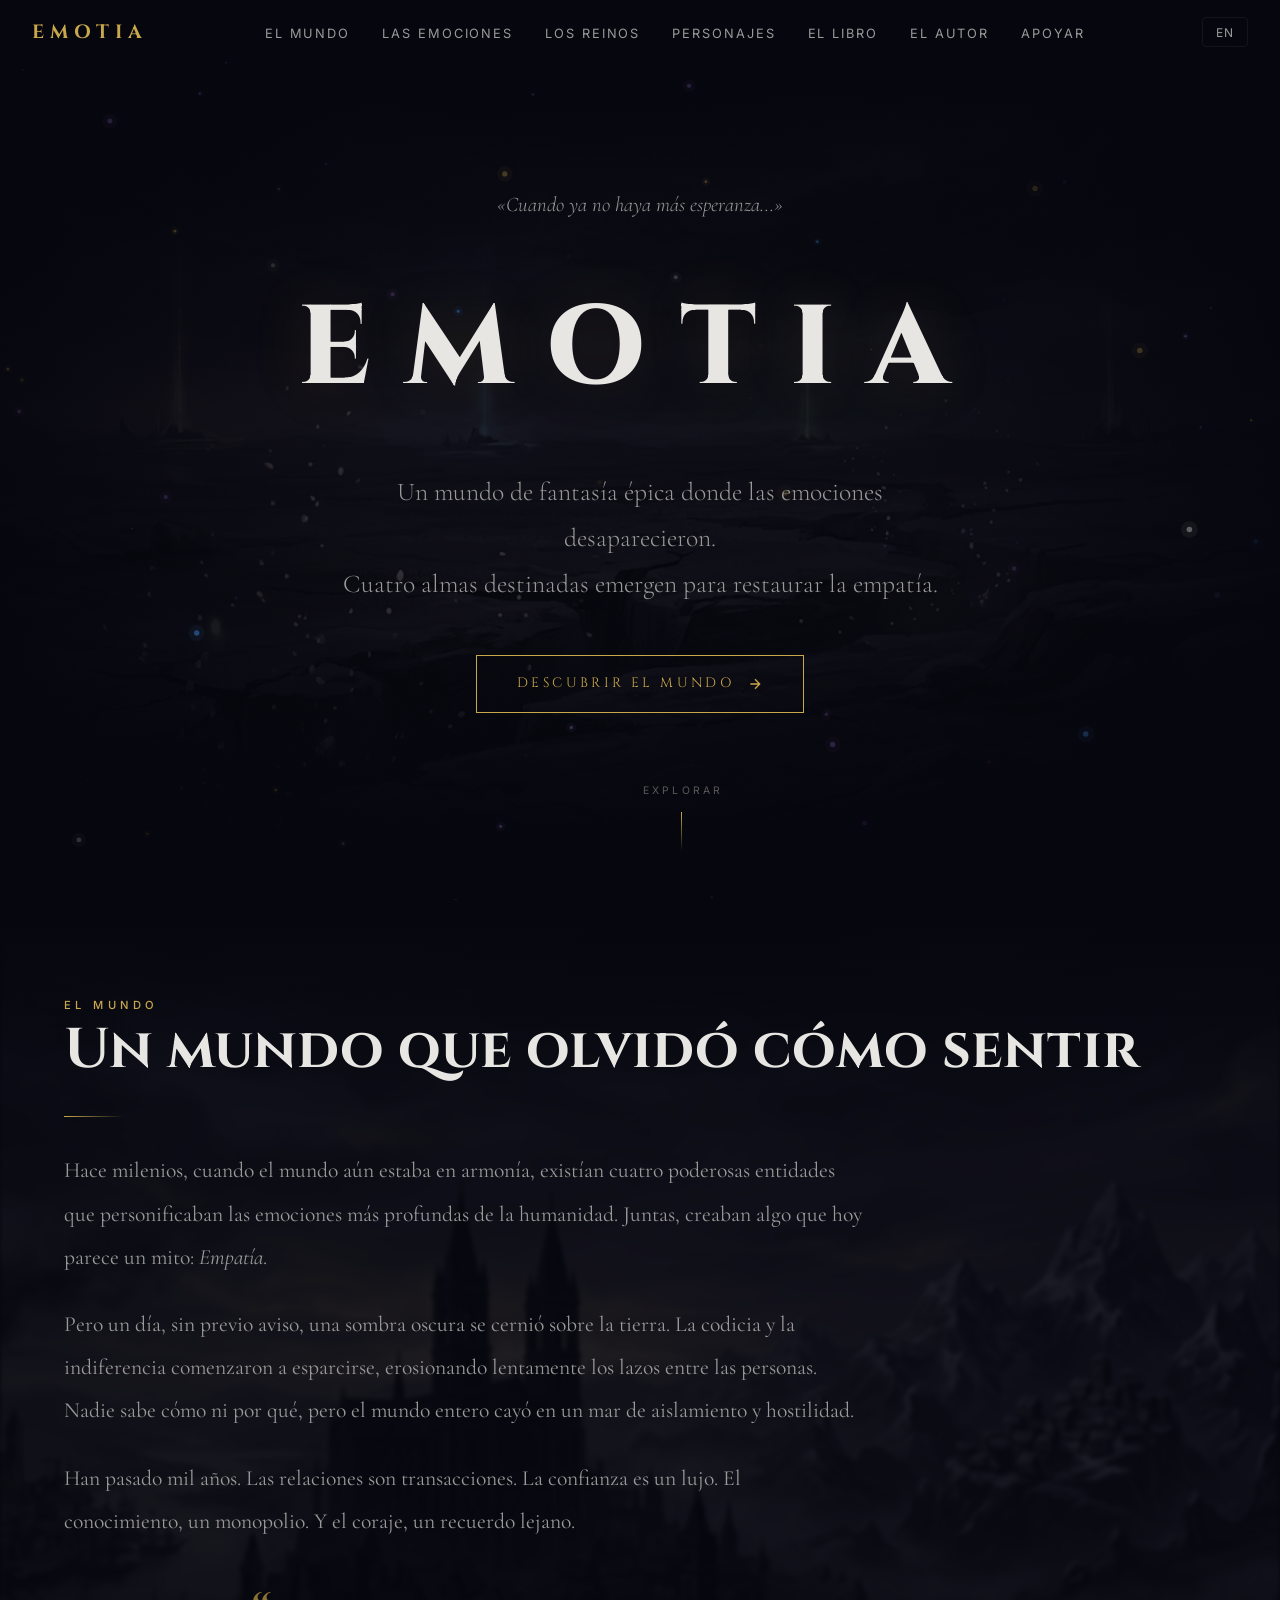
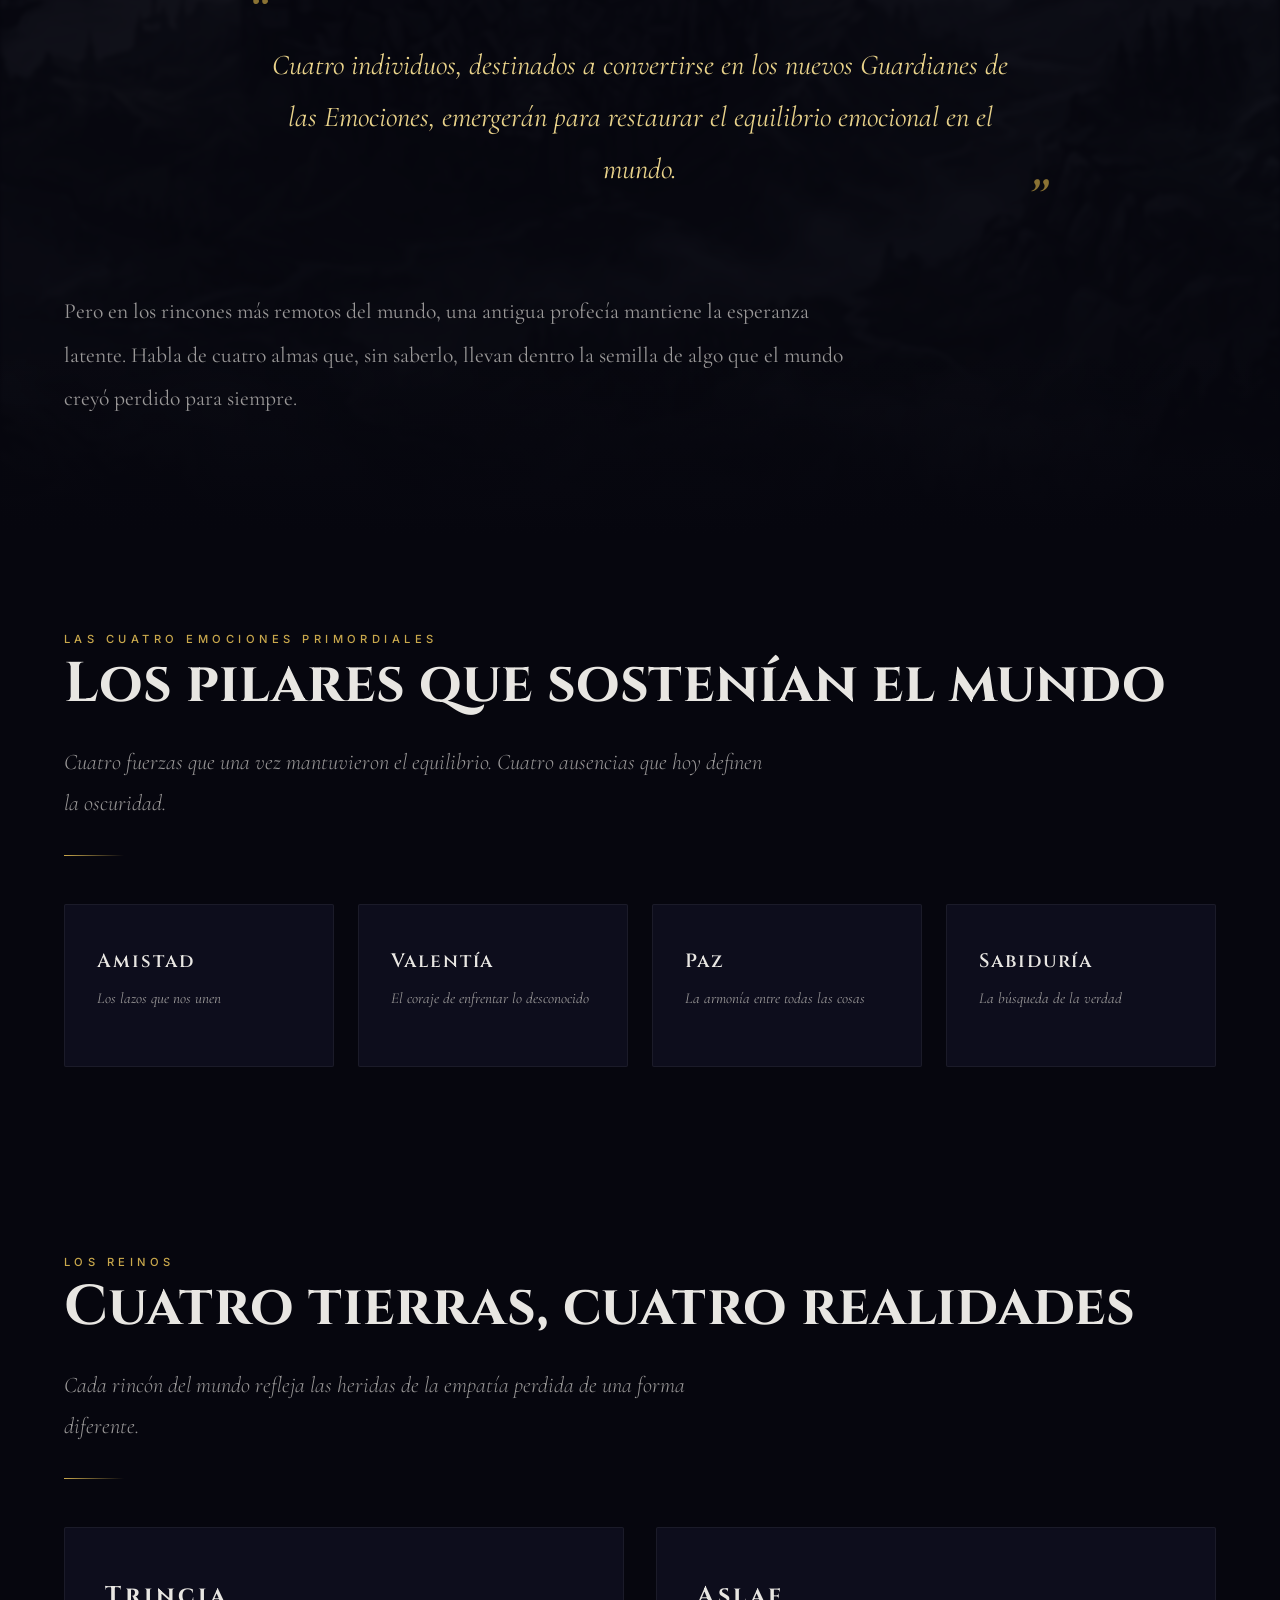
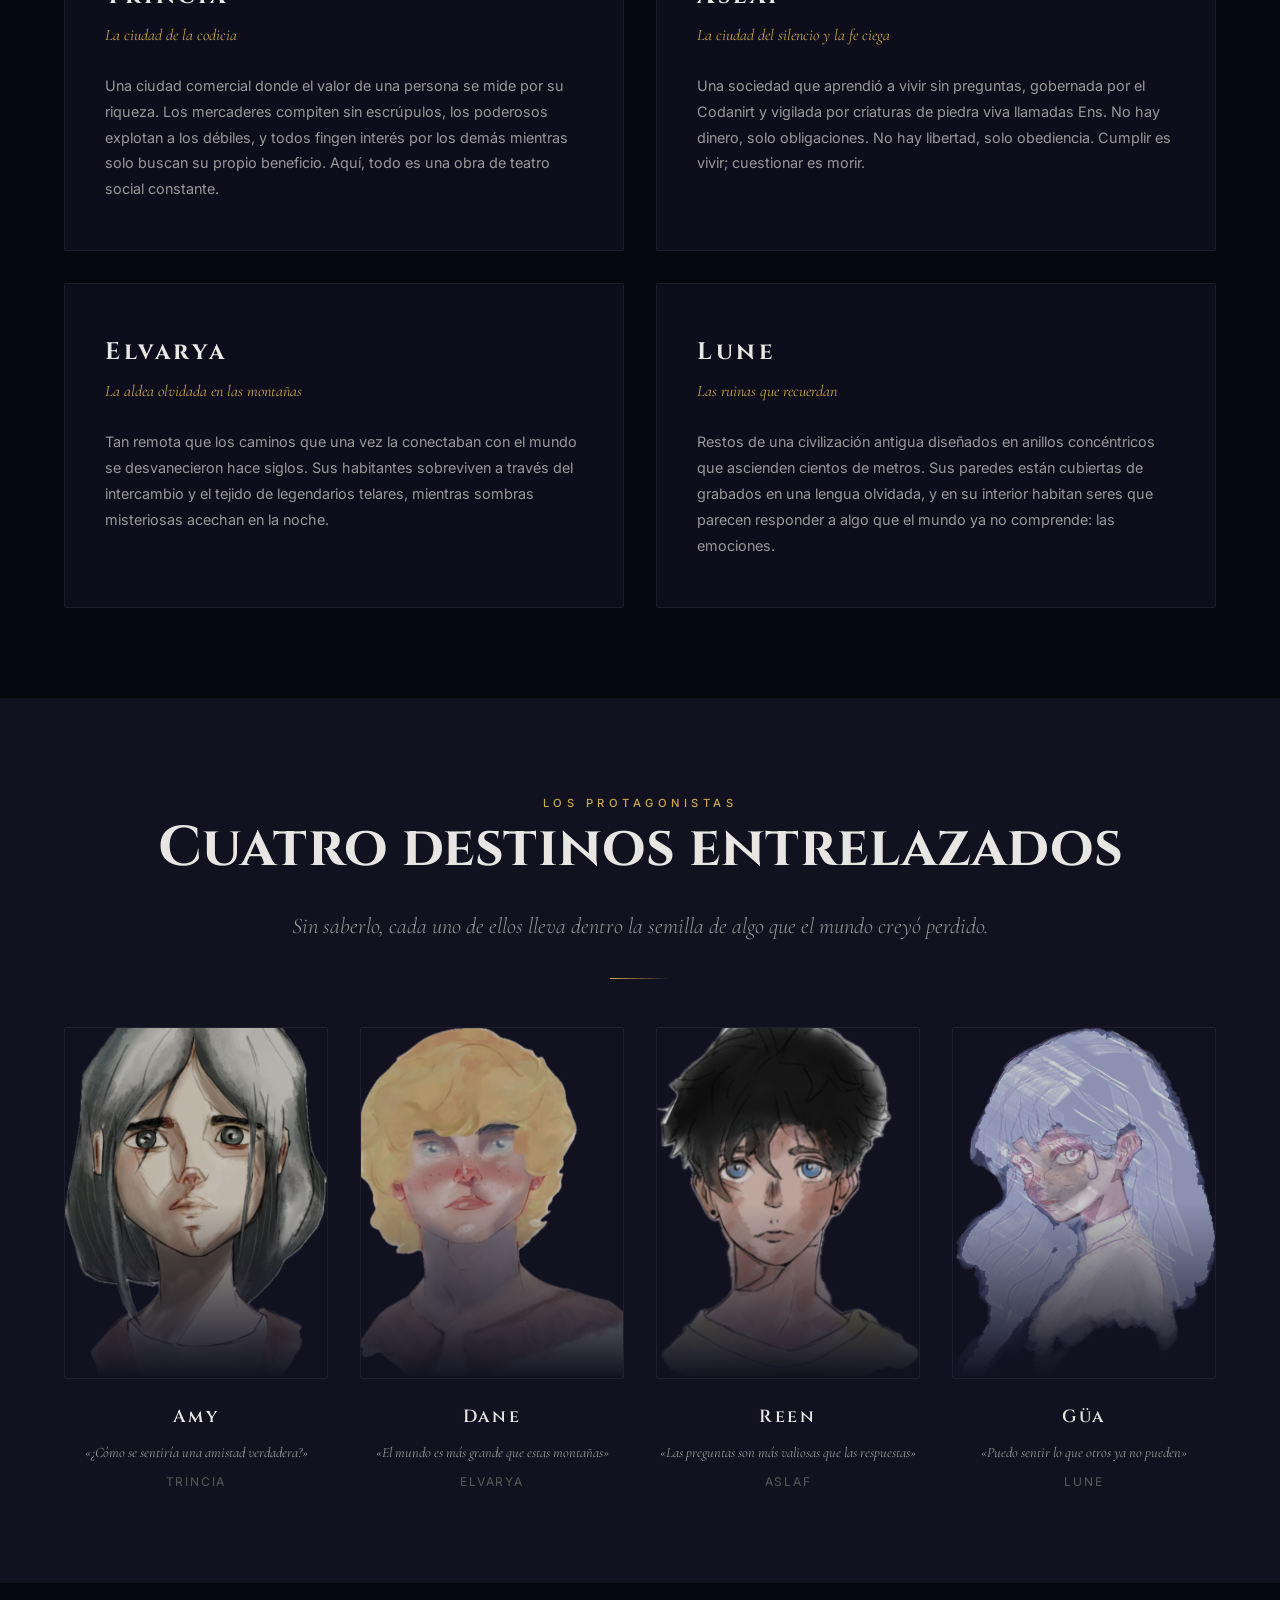
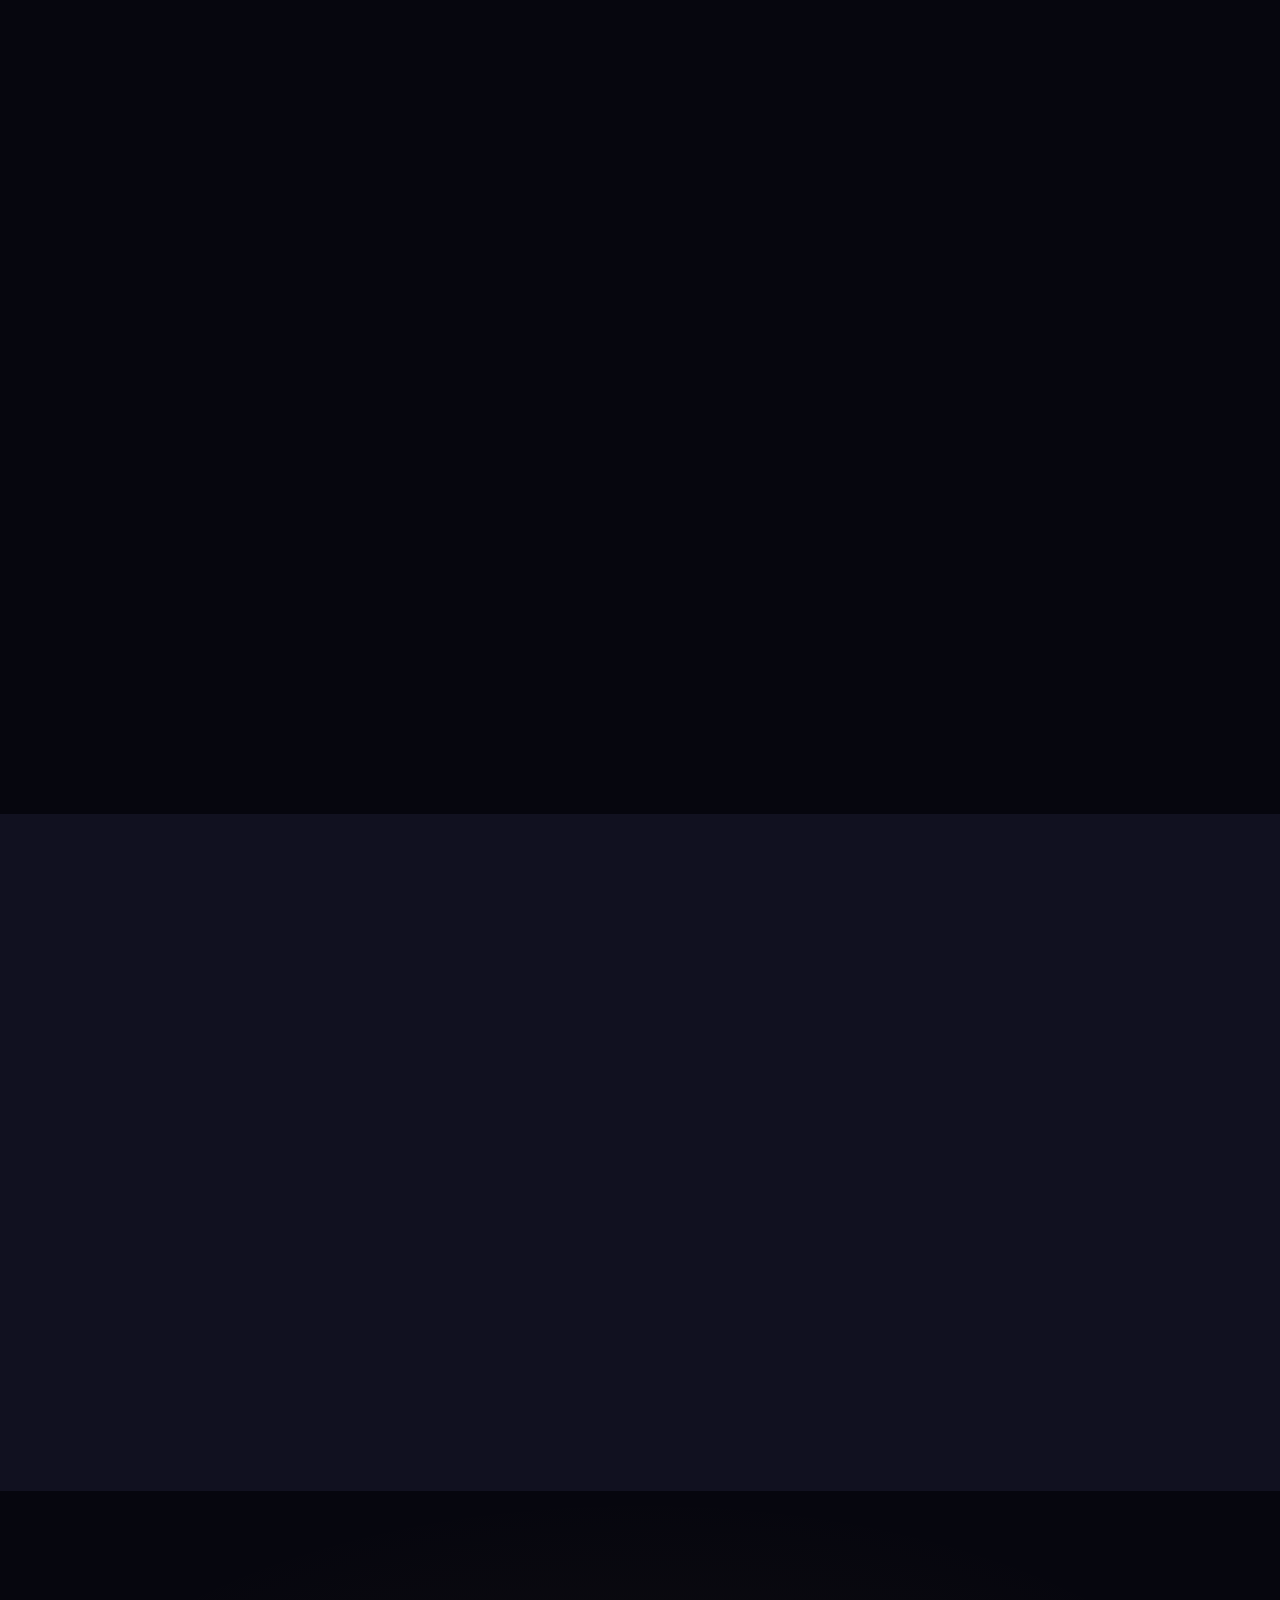
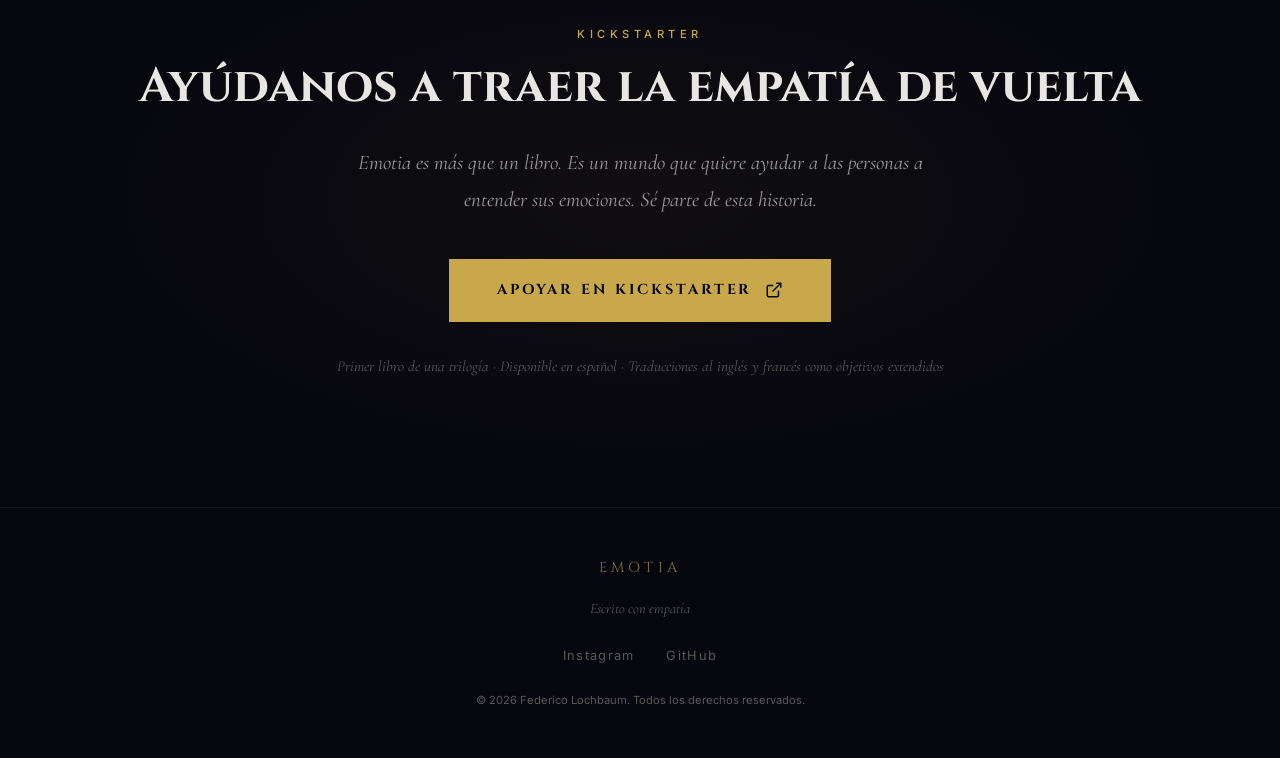
<file: website/index.html>
<!DOCTYPE html>
<html lang="es">

<head>
  <meta charset="UTF-8">
  <meta name="viewport" content="width=device-width, initial-scale=1.0">
  <title>Emotia — Un mundo de fantasía épica sobre las emociones humanas</title>
  <meta name="description"
    content="Emotia es un mundo de fantasía épica donde las emociones han desaparecido. Cuatro almas destinadas emergen para restaurar la empatía. Descubre el primer libro de la trilogía.">
  <meta name="keywords" content="Emotia, fantasía épica, emociones, libro, trilogía, Federico Lochbaum, Kickstarter">
  <meta property="og:title" content="Emotia — Un mundo que olvidó cómo sentir">
  <meta property="og:description"
    content="En un mundo donde las emociones desaparecieron, cuatro almas destinadas emergen para restaurar la empatía. Descubre el primer libro de la trilogía.">
  <meta property="og:type" content="website">
  <link rel="stylesheet" href="styles.css">
</head>

<body class="lang-es">

  <!-- ============================================
       NAVIGATION
       ============================================ -->
  <nav class="nav" id="nav">
    <a href="#" class="nav-logo">Emotia</a>
    <ul class="nav-links" id="nav-links">
      <li><a href="#mundo"><span class="lang-es">El Mundo</span><span class="lang-en">The World</span></a></li>
      <li><a href="#emociones"><span class="lang-es">Las Emociones</span><span class="lang-en">Emotions</span></a></li>
      <li><a href="#reinos"><span class="lang-es">Los Reinos</span><span class="lang-en">Kingdoms</span></a></li>
      <li><a href="#personajes"><span class="lang-es">Personajes</span><span class="lang-en">Characters</span></a></li>
      <li><a href="#libro"><span class="lang-es">El Libro</span><span class="lang-en">The Book</span></a></li>
      <li><a href="#autor"><span class="lang-es">El Autor</span><span class="lang-en">Author</span></a></li>
      <li><a href="#apoyar" class="nav-cta-link"><span class="lang-es">Apoyar</span><span
            class="lang-en">Support</span></a></li>
    </ul>

    <div class="nav-controls">
      <button id="lang-toggle" class="lang-toggle" aria-label="Toggle language">
        <span class="lang-es">EN</span>
        <span class="lang-en">ES</span>
      </button>
      <button class="nav-hamburger" id="hamburger" aria-label="Menú de navegación">
        <span></span>
        <span></span>
        <span></span>
      </button>
    </div>
  </nav>

  <!-- ============================================
       HERO
       ============================================ -->
  <section class="hero" id="hero">
    <div class="hero-bg">
      <img src="images/hero_bg.jpg" alt="Paisaje de Emotia / Emotia landscape" loading="eager">
    </div>
    <canvas id="particles-canvas" class="hero-particles"></canvas>

    <div class="hero-content">
      <p class="hero-prophecy">
        <span class="lang-es">«Cuando ya no haya más esperanza...»</span>
        <span class="lang-en">"When there is no more hope left..."</span>
      </p>
      <h1 class="hero-title">EMOTIA</h1>
      <p class="hero-subtitle">
        <span class="lang-es">Un mundo de fantasía épica donde las emociones desaparecieron.<br>Cuatro almas destinadas
          emergen para restaurar la empatía.</span>
        <span class="lang-en">An epic fantasy world where emotions have vanished.<br>Four destined souls emerge to
          restore empathy.</span>
      </p>
      <a href="#apoyar" class="hero-cta">
        <span class="lang-es">Descubrir el mundo</span>
        <span class="lang-en">Discover the world</span>
        <svg xmlns="http://www.w3.org/2000/svg" viewBox="0 0 24 24" fill="none" stroke="currentColor" stroke-width="2">
          <path d="M5 12h14M12 5l7 7-7 7" />
        </svg>
      </a>
    </div>

    <div class="scroll-indicator">
      <span class="lang-es">Explorar</span>
      <span class="lang-en">Explore</span>
      <div class="line"></div>
    </div>
  </section>

  <!-- ============================================
       EL MUNDO
       ============================================ -->
  <section class="section world-section" id="mundo">
    <div class="world-bg">
      <img src="images/world_bg.jpg" alt="Los reinos de Emotia" loading="lazy">
    </div>
    <div class="section-inner world-content">
      <div class="reveal">
        <span class="section-label">
          <span class="lang-es">El Mundo</span>
          <span class="lang-en">The World</span>
        </span>
        <h2 class="section-title">
          <span class="lang-es">Un mundo que olvidó cómo sentir</span>
          <span class="lang-en">A world that forgot how to feel</span>
        </h2>
        <div class="section-divider"></div>
      </div>

      <div class="world-text reveal reveal-delay-1">
        <p class="lang-es">
          Hace milenios, cuando el mundo aún estaba en armonía, existían cuatro poderosas
          entidades que personificaban las emociones más profundas de la humanidad. Juntas,
          creaban algo que hoy parece un mito: <em>Empatía</em>.
        </p>
        <p class="lang-en">
          Millennia ago, when the world was still in harmony, there were four powerful
          entities embodying humanity's deepest emotions. Together, they created
          something that today seems like a myth: <em>Empathy</em>.
        </p>

        <p class="lang-es">
          Pero un día, sin previo aviso, una sombra oscura se cernió sobre la tierra.
          La codicia y la indiferencia comenzaron a esparcirse, erosionando lentamente
          los lazos entre las personas. Nadie sabe cómo ni por qué, pero el mundo entero
          cayó en un mar de aislamiento y hostilidad.
        </p>
        <p class="lang-en">
          But one day, without warning, a dark shadow fell over the land.
          Greed and indifference began to spread, slowly eroding the bonds
          between people. No one knows how or why, but the entire world
          fell into a sea of isolation and hostility.
        </p>

        <p class="lang-es">
          Han pasado mil años. Las relaciones son transacciones. La confianza es un lujo.
          El conocimiento, un monopolio. Y el coraje, un recuerdo lejano.
        </p>
        <p class="lang-en">
          A thousand years have passed. Relationships are transactions. Trust is a luxury.
          Knowledge is a monopoly. And courage is a distant memory.
        </p>
      </div>

      <blockquote class="world-quote reveal reveal-delay-2">
        <span class="lang-es">Cuatro individuos, destinados a convertirse en los nuevos Guardianes de las Emociones,
          emergerán para restaurar el equilibrio emocional en el mundo.</span>
        <span class="lang-en">Four individuals, destined to become the new Guardians of Emotions, will emerge to restore
          emotional balance to the world.</span>
      </blockquote>

      <div class="world-text reveal reveal-delay-3">
        <p class="lang-es">
          Pero en los rincones más remotos del mundo, una antigua profecía mantiene la esperanza
          latente. Habla de cuatro almas que, sin saberlo, llevan dentro la semilla de algo
          que el mundo creyó perdido para siempre.
        </p>
        <p class="lang-en">
          Yet in the most remote corners of the world, an ancient prophecy keeps hope alive.
          It speaks of four souls who, unknowingly, carry within them the seed of something
          the world thought lost forever.
        </p>
      </div>
    </div>
  </section>

  <!-- ============================================
       LAS EMOCIONES
       ============================================ -->
  <section class="section" id="emociones">
    <div class="section-inner">
      <div class="reveal">
        <span class="section-label">
          <span class="lang-es">Las Cuatro Emociones Primordiales</span>
          <span class="lang-en">The Four Primordial Emotions</span>
        </span>
        <h2 class="section-title">
          <span class="lang-es">Los pilares que sostenían el mundo</span>
          <span class="lang-en">The pillars that held the world</span>
        </h2>
        <p class="section-subtitle">
          <span class="lang-es">Cuatro fuerzas que una vez mantuvieron el equilibrio. Cuatro ausencias que hoy definen
            la oscuridad.</span>
          <span class="lang-en">Four forces that once maintained balance. Four absences that today define the
            darkness.</span>
        </p>
        <div class="section-divider"></div>
      </div>

      <div class="emotions-grid">
        <div class="emotion-card reveal reveal-delay-1" data-emotion="amistad">
          <h3 class="emotion-name">
            <span class="lang-es">Amistad</span>
            <span class="lang-en">Friendship</span>
          </h3>
          <p class="emotion-essence">
            <span class="lang-es">Los lazos que nos unen</span>
            <span class="lang-en">The bonds that tie us</span>
          </p>
          <p class="emotion-description">
            <span class="lang-es">Encargada de fomentar y fortalecer los vínculos entre las personas, promoviendo la
              alegría y el compañerismo. Su ausencia dejó un mundo donde las relaciones son transacciones y la
              confianza, un lujo olvidado.</span>
            <span class="lang-en">Tasked with fostering and strengthening the bonds between people, promoting joy and
              fellowship. Its absence left a world where relationships are transactions and trust is a forgotten
              luxury.</span>
          </p>
        </div>

        <div class="emotion-card reveal reveal-delay-2" data-emotion="valentía">
          <h3 class="emotion-name">
            <span class="lang-es">Valentía</span>
            <span class="lang-en">Courage</span>
          </h3>
          <p class="emotion-essence">
            <span class="lang-es">El coraje de enfrentar lo desconocido</span>
            <span class="lang-en">The bravery to face the unknown</span>
          </p>
          <p class="emotion-description">
            <span class="lang-es">Infundía el coraje en el corazón de las personas, motivándolas a superar sus miedos.
              Sin ella, la sociedad se sumió en la resignación, donde el miedo al fracaso paraliza toda acción
              significativa.</span>
            <span class="lang-en">Instilled courage in the hearts of people, motivating them to overcome their fears.
              Without it, society sank into resignation, where fear of failure paralyzes any meaningful action.</span>
          </p>
        </div>

        <div class="emotion-card reveal reveal-delay-3" data-emotion="paz">
          <h3 class="emotion-name">
            <span class="lang-es">Paz</span>
            <span class="lang-en">Peace</span>
          </h3>
          <p class="emotion-essence">
            <span class="lang-es">La armonía entre todas las cosas</span>
            <span class="lang-en">The harmony among all things</span>
          </p>
          <p class="emotion-description">
            <span class="lang-es">Promovía la reconciliación, la compasión y la resolución pacífica de conflictos. Su
              caída trajo un estado constante de hostilidad, donde las guerras y enfrentamientos se convirtieron en algo
              cotidiano.</span>
            <span class="lang-en">Promoted reconciliation, compassion, and the peaceful resolution of conflicts. Its
              fall brought a constant state of hostility, where wars and clashes became everyday occurrences.</span>
          </p>
        </div>

        <div class="emotion-card reveal reveal-delay-4" data-emotion="sabiduría">
          <h3 class="emotion-name">
            <span class="lang-es">Sabiduría</span>
            <span class="lang-en">Wisdom</span>
          </h3>
          <p class="emotion-essence">
            <span class="lang-es">La búsqueda de la verdad</span>
            <span class="lang-en">The search for truth</span>
          </p>
          <p class="emotion-description">
            <span class="lang-es">Guiaba hacia la iluminación y el entendimiento mutuo. Sin ella, la ignorancia
              prevalece, el conocimiento se monopoliza, y las personas han perdido el deseo de comprender el mundo que
              habitan.</span>
            <span class="lang-en">Guided towards enlightenment and mutual understanding. Without it, ignorance prevails,
              knowledge is monopolized, and people have lost the desire to understand the world they inhabit.</span>
          </p>
        </div>
      </div>
    </div>
  </section>

  <!-- ============================================
       LOS REINOS
       ============================================ -->
  <section class="section" id="reinos">
    <div class="section-inner">
      <div class="reveal">
        <span class="section-label">
          <span class="lang-es">Los Reinos</span>
          <span class="lang-en">The Kingdoms</span>
        </span>
        <h2 class="section-title">
          <span class="lang-es">Cuatro tierras, cuatro realidades</span>
          <span class="lang-en">Four lands, four realities</span>
        </h2>
        <p class="section-subtitle">
          <span class="lang-es">Cada rincón del mundo refleja las heridas de la empatía perdida de una forma
            diferente.</span>
          <span class="lang-en">Every corner of the world reflects the wounds of lost empathy in a different way.</span>
        </p>
        <div class="section-divider"></div>
      </div>

      <div class="kingdoms-grid">
        <div class="kingdom-card reveal reveal-delay-1" data-kingdom="trincia">
          <h3 class="kingdom-name">Trincia</h3>
          <p class="kingdom-tagline">
            <span class="lang-es">La ciudad de la codicia</span>
            <span class="lang-en">The city of greed</span>
          </p>
          <p class="kingdom-description">
            <span class="lang-es">Una ciudad comercial donde el valor de una persona se mide por su riqueza. Los
              mercaderes compiten sin escrúpulos, los poderosos explotan a los débiles, y todos fingen interés por los
              demás mientras solo buscan su propio beneficio. Aquí, todo es una obra de teatro social constante.</span>
            <span class="lang-en">A commercial city where a person's value is measured by their wealth. Merchants
              compete unscrupulously, the powerful exploit the weak, and everyone feigns interest in others while only
              seeking their own benefit. Here, everything is a constant social theatrical play.</span>
          </p>
        </div>

        <div class="kingdom-card reveal reveal-delay-2" data-kingdom="aslaf">
          <h3 class="kingdom-name">Aslaf</h3>
          <p class="kingdom-tagline">
            <span class="lang-es">La ciudad del silencio y la fe ciega</span>
            <span class="lang-en">The city of silence and blind faith</span>
          </p>
          <p class="kingdom-description">
            <span class="lang-es">Una sociedad que aprendió a vivir sin preguntas, gobernada por el Codanirt y vigilada
              por criaturas de piedra viva llamadas Ens. No hay dinero, solo obligaciones. No hay libertad, solo
              obediencia. Cumplir es vivir; cuestionar es morir.</span>
            <span class="lang-en">A society that learned to live without questions, governed by the Codanirt and watched
              over by living stone creatures called Ens. There is no money, only obligations. There is no freedom, only
              obedience. To comply is to live; to question is to die.</span>
          </p>
        </div>

        <div class="kingdom-card reveal reveal-delay-3" data-kingdom="elvarya">
          <h3 class="kingdom-name">Elvarya</h3>
          <p class="kingdom-tagline">
            <span class="lang-es">La aldea olvidada en las montañas</span>
            <span class="lang-en">The forgotten village in the mountains</span>
          </p>
          <p class="kingdom-description">
            <span class="lang-es">Tan remota que los caminos que una vez la conectaban con el mundo se desvanecieron
              hace siglos. Sus habitantes sobreviven a través del intercambio y el tejido de legendarios telares,
              mientras sombras misteriosas acechan en la noche.</span>
            <span class="lang-en">So remote that the roads that once connected it to the world vanished centuries ago.
              Its inhabitants survive through trade and the weaving of legendary looms, while mysterious shadows lurk in
              the night.</span>
          </p>
        </div>

        <div class="kingdom-card reveal reveal-delay-4" data-kingdom="lune">
          <h3 class="kingdom-name">Lune</h3>
          <p class="kingdom-tagline">
            <span class="lang-es">Las ruinas que recuerdan</span>
            <span class="lang-en">The ruins that remember</span>
          </p>
          <p class="kingdom-description">
            <span class="lang-es">Restos de una civilización antigua diseñados en anillos concéntricos que ascienden
              cientos de metros. Sus paredes están cubiertas de grabados en una lengua olvidada, y en su interior
              habitan seres que parecen responder a algo que el mundo ya no comprende: las emociones.</span>
            <span class="lang-en">Remnants of an ancient civilization designed in concentric rings ascending hundreds of
              meters. Its walls are covered in engravings in a forgotten tongue, and within dwell beings that seem to
              respond to something the world no longer understands: emotions.</span>
          </p>
        </div>
      </div>
    </div>
  </section>

  <!-- ============================================
       PERSONAJES
       ============================================ -->
  <section class="section characters-section" id="personajes">
    <div class="section-inner">
      <div class="reveal" style="text-align: center;">
        <span class="section-label">
          <span class="lang-es">Los Protagonistas</span>
          <span class="lang-en">The Protagonists</span>
        </span>
        <h2 class="section-title">
          <span class="lang-es">Cuatro destinos entrelazados</span>
          <span class="lang-en">Four intertwined destinies</span>
        </h2>
        <p class="section-subtitle" style="margin: 0 auto;">
          <span class="lang-es">Sin saberlo, cada uno de ellos lleva dentro la semilla de algo que el mundo creyó
            perdido.</span>
          <span class="lang-en">Unknowingly, each of them carries within the seed of something the world thought
            lost.</span>
        </p>
        <div class="section-divider" style="margin: 2rem auto;"></div>
      </div>

      <div class="characters-grid">
        <div class="character-card reveal reveal-delay-1">
          <div class="character-image-wrap">
            <img src="images/amy.png" alt="Amy" loading="lazy">
          </div>
          <h3 class="character-name">Amy</h3>
          <p class="character-phrase">
            <span class="lang-es">«¿Cómo se sentiría una amistad verdadera?»</span>
            <span class="lang-en">"How would a true friendship feel?"</span>
          </p>
          <p class="character-origin">Trincia</p>
        </div>

        <div class="character-card reveal reveal-delay-2">
          <div class="character-image-wrap">
            <img src="images/dane.png" alt="Dane" loading="lazy">
          </div>
          <h3 class="character-name">Dane</h3>
          <p class="character-phrase">
            <span class="lang-es">«El mundo es más grande que estas montañas»</span>
            <span class="lang-en">"The world is bigger than these mountains"</span>
          </p>
          <p class="character-origin">Elvarya</p>
        </div>

        <div class="character-card reveal reveal-delay-3">
          <div class="character-image-wrap">
            <img src="images/ren.png" alt="Reen" loading="lazy">
          </div>
          <h3 class="character-name">Reen</h3>
          <p class="character-phrase">
            <span class="lang-es">«Las preguntas son más valiosas que las respuestas»</span>
            <span class="lang-en">"Questions are more valuable than answers"</span>
          </p>
          <p class="character-origin">Aslaf</p>
        </div>

        <div class="character-card reveal reveal-delay-4">
          <div class="character-image-wrap">
            <img src="images/gua.png" alt="Güa" loading="lazy">
          </div>
          <h3 class="character-name">Güa</h3>
          <p class="character-phrase">
            <span class="lang-es">«Puedo sentir lo que otros ya no pueden»</span>
            <span class="lang-en">"I can feel what others no longer can"</span>
          </p>
          <p class="character-origin">Lune</p>
        </div>
      </div>
    </div>
  </section>

  <!-- ============================================
       EL LIBRO
       ============================================ -->
  <section class="section book-section" id="libro">
    <div class="section-inner">
      <div class="reveal">
        <span class="section-label">
          <span class="lang-es">Libro Primero</span>
          <span class="lang-en">Book One</span>
        </span>
        <h2 class="section-title">
          <span class="lang-es">Los nombres de las emociones</span>
          <span class="lang-en">The names of emotions</span>
        </h2>
        <div class="section-divider" style="margin: 2rem auto;"></div>
      </div>

      <p class="book-quote reveal reveal-delay-1">
        <span class="lang-es">«Una simple historia de fantasía que habla de los sentimientos humanos»</span>
        <span class="lang-en">"A simple fantasy story that speaks of human feelings"</span>
      </p>

      <ul class="chapters-list reveal reveal-delay-2">
        <li><span class="chapter-name"><span class="lang-es">La Profecía</span><span class="lang-en">The
              Prophecy</span></span></li>
        <li><span class="chapter-name"><span class="lang-es">Soledad</span><span
              class="lang-en">Loneliness</span></span></li>
        <li><span class="chapter-name"><span class="lang-es">Ignorancia</span><span
              class="lang-en">Ignorance</span></span></li>
        <li><span class="chapter-name"><span class="lang-es">Descaro</span><span class="lang-en">Audacity</span></span>
        </li>
        <li><span class="chapter-name"><span class="lang-es">Primalidad</span><span
              class="lang-en">Primality</span></span></li>
        <li><span class="chapter-name"><span class="lang-es">Remordimiento</span><span
              class="lang-en">Remorse</span></span></li>
        <li><span class="chapter-name"><span class="lang-es">Trotamundos</span><span
              class="lang-en">Wanderer</span></span></li>
        <li><span class="chapter-name"><span class="lang-es">Arrogancia</span><span
              class="lang-en">Arrogance</span></span></li>
        <li><span class="chapter-name"><span class="lang-es">Fractura</span><span class="lang-en">Fracture</span></span>
        </li>
        <li><span class="chapter-name"><span class="lang-es">Cicatriz</span><span class="lang-en">Scar</span></span>
        </li>
      </ul>

      <div class="book-info reveal reveal-delay-3">
        <div class="book-stat">
          <div class="book-stat-value">3</div>
          <div class="book-stat-label">
            <span class="lang-es">Libros planificados</span>
            <span class="lang-en">Planned Books</span>
          </div>
        </div>
        <div class="book-stat">
          <div class="book-stat-value">4</div>
          <div class="book-stat-label">
            <span class="lang-es">Protagonistas</span>
            <span class="lang-en">Protagonists</span>
          </div>
        </div>
        <div class="book-stat">
          <div class="book-stat-value">4</div>
          <div class="book-stat-label">
            <span class="lang-es">Reinos</span>
            <span class="lang-en">Kingdoms</span>
          </div>
        </div>
        <div class="book-stat">
          <div class="book-stat-value">∞</div>
          <div class="book-stat-label">
            <span class="lang-es">Emociones</span>
            <span class="lang-en">Emotions</span>
          </div>
        </div>
      </div>

      <p class="book-quote reveal reveal-delay-4" style="margin-top: 3rem; font-size: 1rem; color: var(--text-dim);">
        <span class="lang-es">Cada capítulo lleva el nombre de una emoción. Porque en Emotia, las emociones no son solo
          sentimientos: son la fuerza que mueve el mundo.</span>
        <span class="lang-en">Each chapter is named after an emotion. Because in Emotia, emotions aren't just feelings:
          they are the force that moves the world.</span>
      </p>
    </div>
  </section>

  <!-- ============================================
       EL AUTOR
       ============================================ -->
  <section class="section author-section" id="autor">
    <div class="section-inner">
      <div class="author-content">
        <div class="author-text">
          <div class="reveal">
            <span class="section-label">
              <span class="lang-es">Sobre el Autor</span>
              <span class="lang-en">About the Author</span>
            </span>
            <h2 class="section-title">Federico Lochbaum</h2>
            <div class="section-divider"></div>
          </div>

          <div class="reveal reveal-delay-1">
            <p class="lang-es">
              Emotia nació de una pregunta simple: <em>¿qué pasaría si un día olvidáramos
                cómo sentir?</em> Lo que comenzó como una exploración personal se convirtió
              en un mundo entero — un mundo donde la empatía es el recurso más valioso
              y las emociones son literalmente la fuerza que sostiene la realidad.
            </p>
            <p class="lang-en">
              Emotia was born from a simple question: <em>what would happen if one day we forgot
                how to feel?</em> What began as a personal exploration turned into an
              entire world — a world where empathy is the most valuable resource
              and emotions are literally the force that sustains reality.
            </p>

            <p class="lang-es">
              Este libro es una metáfora de nuestra propia sociedad. Cada ciudad de Emotia
              refleja una forma diferente en que nos desconectamos los unos de los otros.
              Y cada personaje representa un camino diferente para volver a encontrarnos.
            </p>
            <p class="lang-en">
              This book is a metaphor for our own society. Each city in Emotia
              reflects a different way in which we disconnect from one another.
              And each character represents a different path to finding each other again.
            </p>

            <p class="lang-es">
              Escribo para niños a partir de 8 años, jóvenes y adultos por igual, porque las emociones no
              entienden de edades. Mi esperanza es que esta historia ayude a quien la lea
              a comprender un poco mejor lo que siente — y lo que sienten los demás.
            </p>
            <p class="lang-en">
              I write for children from 8 years old, young adults, and adults alike, because emotions don't
              understand age. My hope is that this story helps whoever reads it
              to understand a little better what they feel — and what others feel.
            </p>

            <p class="author-signature">— Federico</p>
          </div>
        </div>
      </div>
    </div>
  </section>

  <!-- ============================================
       CTA — KICKSTARTER
       ============================================ -->
  <section class="section cta-section" id="apoyar">
    <div class="cta-content">
      <div class="reveal">
        <span class="section-label">Kickstarter</span>
        <h2 class="cta-title">
          <span class="lang-es">Ayúdanos a traer la empatía de vuelta</span>
          <span class="lang-en">Help us bring empathy back</span>
        </h2>
        <p class="cta-subtitle">
          <span class="lang-es">Emotia es más que un libro. Es un mundo que quiere ayudar a las personas a entender sus
            emociones. Sé parte de esta historia.</span>
          <span class="lang-en">Emotia is more than a book. It's a world that wants to help people understand their
            emotions. Be part of this story.</span>
        </p>
      </div>

      <div class="reveal reveal-delay-1">
        <a href="#" class="cta-btn" id="kickstarter-btn">
          <span class="lang-es">Apoyar en Kickstarter</span>
          <span class="lang-en">Support on Kickstarter</span>
          <svg xmlns="http://www.w3.org/2000/svg" width="18" height="18" viewBox="0 0 24 24" fill="none"
            stroke="currentColor" stroke-width="2">
            <path d="M18 13v6a2 2 0 0 1-2 2H5a2 2 0 0 1-2-2V8a2 2 0 0 1 2-2h6" />
            <polyline points="15 3 21 3 21 9" />
            <line x1="10" y1="14" x2="21" y2="3" />
          </svg>
        </a>
      </div>

      <p class="reveal reveal-delay-2"
        style="margin-top: 2rem; font-family: var(--font-literary); font-size: 0.95rem; color: var(--text-dim); font-style: italic;">
        <span class="lang-es">Primer libro de una trilogía · Disponible en español · Traducciones al inglés y francés
          como objetivos extendidos</span>
        <span class="lang-en">First book of a trilogy · Available in Spanish · English and French translations as
          stretch goals</span>
      </p>
    </div>
  </section>

  <!-- ============================================
       FOOTER
       ============================================ -->
  <footer class="footer">
    <div class="footer-brand">EMOTIA</div>
    <p class="footer-tagline">
      <span class="lang-es">Escrito con empatía</span>
      <span class="lang-en">Written with empathy</span>
    </p>
    <div class="footer-links">
      <a href="#">Instagram</a>
      <a href="https://github.com/FedeLoch/Emotia" target="_blank" rel="noopener">GitHub</a>
    </div>
    <p class="footer-copy">&copy; 2026 Federico Lochbaum. <span class="lang-es">Todos los derechos
        reservados.</span><span class="lang-en">All rights reserved.</span></p>
  </footer>

  <script src="script.js"></script>
</body>

</html>
</file>
<file: docs/styles.css>
/* ============================================
   EMOTIA — Website Styles
   Dark Fantasy · Emotional · Immersive
   ============================================ */

@import url('https://fonts.googleapis.com/css2?family=Cinzel:wght@400;500;600;700;800;900&family=Cormorant+Garamond:ital,wght@0,300;0,400;0,500;0,600;1,300;1,400;1,500&family=Inter:wght@300;400;500;600&display=swap');

/* --- CSS Variables --- */
:root {
  --bg-deep: #06060e;
  --bg-primary: #0a0a14;
  --bg-secondary: #111120;
  --bg-card: rgba(18, 18, 35, 0.7);
  --bg-glass: rgba(255, 255, 255, 0.03);
  --border-glass: rgba(255, 255, 255, 0.06);

  --gold: #c9a84c;
  --gold-light: #e8d28a;
  --gold-dim: #8a7233;
  --blue-ethereal: #4a9eff;
  --blue-dim: #2a5a99;
  --purple: #7b5ea7;
  --purple-dim: #4a3666;
  --red-muted: #a85454;
  --green-sage: #5a8a6a;

  /* Los cuatro hilos del emblema del libro */
  --thread-blue: #5692e0;
  --thread-red: #ce4a46;
  --thread-green: #5cb078;
  --thread-white: #eceae2;
  --flame: #e8d28a;
  --emblem-white: var(--thread-white);
  --emblem-red: var(--thread-red);
  --emblem-green: var(--thread-green);
  --emblem-blue: var(--thread-blue);

  --text-primary: #e8e6e2;
  --text-secondary: #9a9898;
  --text-dim: #5a5858;
  --text-gold: var(--gold);

  /* Superficies y filtros que cambian con el tema */
  --nav-bg: rgba(6, 6, 14, 0.9);
  --menu-bg: rgba(6, 6, 14, 0.97);
  --border-hover: rgba(255, 255, 255, 0.1);
  --card-shadow: 0 20px 50px rgba(0, 0, 0, 0.4);
  --gold-glow: rgba(201, 168, 76, 0.15);
  --hero-img-opacity: 0.4;
  --hero-img-filter: brightness(0.5) saturate(0.7);
  --world-img-opacity: 0.12;
  --char-img-filter: saturate(0.6) brightness(0.8);
  --char-img-filter-hover: saturate(0.9) brightness(0.95);
  --spirit-glow: rgba(236, 234, 226, 0.35);
  color-scheme: dark;

  --font-display: 'Cinzel', serif;
  --font-body: 'Inter', sans-serif;
  --font-literary: 'Cormorant Garamond', serif;

  --section-padding: clamp(4rem, 10vh, 8rem) clamp(1.5rem, 5vw, 4rem);
  --max-width: 1200px;
  --transition: 0.4s cubic-bezier(0.25, 0.46, 0.45, 0.94);
}

/* --- Modo claro: la paleta del interior del libro (book.tex) ---
   papel blanco, tinta (ink) 30,30,38, oro (gold) 201,168,76,
   oro apagado (golddim) 138,114,51 y gris (secondary) 108,108,118.
   El emblema va en oro, como en las aperturas de capítulo (\emotiaornamento). */
:root[data-theme="light"] {
  --bg-deep: #ffffff;
  --bg-primary: #ffffff;
  --bg-secondary: #f6f6f7;
  --bg-card: #ffffff;
  --bg-glass: rgba(30, 30, 38, 0.02);
  --border-glass: rgba(30, 30, 38, 0.1);

  --gold: #c9a84c;        /* gold */
  --gold-light: #8a7233;  /* golddim: hover */
  --gold-dim: #8a7233;    /* golddim */

  --text-primary: #1e1e26;   /* ink */
  --text-secondary: #6c6c76; /* secondary */
  --text-dim: #9e9ea6;

  --flame: #c9a84c;
  --emblem-white: #8a7233;
  --emblem-red: #8a7233;
  --emblem-green: #8a7233;
  --emblem-blue: #8a7233;

  --nav-bg: rgba(255, 255, 255, 0.92);
  --menu-bg: rgba(255, 255, 255, 0.98);
  --border-hover: rgba(30, 30, 38, 0.18);
  --card-shadow: 0 20px 45px rgba(30, 30, 38, 0.09);
  --gold-glow: rgba(201, 168, 76, 0.15);
  --hero-img-opacity: 0.28;
  --hero-img-filter: brightness(1.2) saturate(0.5);
  --world-img-opacity: 0.14;
  --char-img-filter: saturate(0.85) brightness(1);
  --char-img-filter-hover: saturate(1) brightness(1.03);
  --spirit-glow: rgba(201, 168, 76, 0.4);
  --link: #8a7233;
  color-scheme: light;
}

/* Sobre papel blanco el oro claro no alcanza para texto que hay que leer:
   enlaces y botones usan golddim, y sobre fondo oro va la tinta. */
:root[data-theme="light"] .hero-cta,
:root[data-theme="light"] .cta-btn.is-soon,
:root[data-theme="light"] .cta-btn.is-soon:hover {
  color: var(--gold-dim);
}

:root[data-theme="light"] .hero-cta:hover,
:root[data-theme="light"] .cta-btn,
:root[data-theme="light"] .cta-btn:hover,
:root[data-theme="light"] ::selection {
  color: var(--text-primary);
}

/* --- Reset & Base --- */
*,
*::before,
*::after {
  margin: 0;
  padding: 0;
  box-sizing: border-box;
}

html {
  scroll-behavior: smooth;
  scrollbar-width: thin;
  scrollbar-color: var(--gold-dim) var(--bg-deep);
}

body {
  font-family: var(--font-body);
  background: var(--bg-deep);
  color: var(--text-primary);
  line-height: 1.7;
  overflow-x: hidden;
  -webkit-font-smoothing: antialiased;
}

::selection {
  background: var(--gold);
  color: var(--bg-deep);
}

img {
  max-width: 100%;
  height: auto;
}

a {
  color: var(--link, var(--gold));
  text-decoration: none;
  transition: color var(--transition);
}

a:hover {
  color: var(--gold-light);
}

/* --- Scrollbar --- */
::-webkit-scrollbar {
  width: 6px;
}

::-webkit-scrollbar-track {
  background: var(--bg-deep);
}

::-webkit-scrollbar-thumb {
  background: var(--gold-dim);
  border-radius: 3px;
}

/* --- Navigation --- */
.nav {
  position: fixed;
  top: 0;
  left: 0;
  right: 0;
  z-index: 1000;
  padding: 1rem 2rem;
  display: flex;
  justify-content: space-between;
  align-items: center;
  transition: border-color var(--transition);
}

.nav.scrolled {
  border-bottom: 1px solid var(--border-glass);
}

/* El blur va en un pseudo-elemento: un backdrop-filter en .nav convertiría la barra
   en el contenedor del menú móvil (position: fixed) y lo recortaría a su altura. */
.nav::before {
  content: '';
  position: absolute;
  inset: 0;
  z-index: -1;
  background: var(--nav-bg);
  -webkit-backdrop-filter: blur(20px);
  backdrop-filter: blur(20px);
  opacity: 0;
  transition: opacity var(--transition);
  pointer-events: none;
}

.nav.scrolled::before {
  opacity: 1;
}

.nav-logo {
  font-family: var(--font-display);
  font-size: 1.2rem;
  font-weight: 700;
  color: var(--gold);
  letter-spacing: 0.3em;
  text-transform: uppercase;
}

.nav-links {
  display: flex;
  gap: 2rem;
  list-style: none;
}

.nav-links a {
  font-family: var(--font-body);
  font-size: 0.8rem;
  font-weight: 400;
  color: var(--text-secondary);
  letter-spacing: 0.15em;
  text-transform: uppercase;
  position: relative;
  transition: color var(--transition);
}

.nav-links a::after {
  content: '';
  position: absolute;
  bottom: -4px;
  left: 0;
  width: 0;
  height: 1px;
  background: var(--gold);
  transition: width var(--transition);
}

.nav-links a:hover {
  color: var(--gold);
}

.nav-links a:hover::after {
  width: 100%;
}

.nav-hamburger {
  display: none;
  flex-direction: column;
  gap: 5px;
  cursor: pointer;
  background: none;
  border: none;
  padding: 5px;
}

.nav-hamburger span {
  width: 24px;
  height: 2px;
  background: var(--text-secondary);
  transition: var(--transition);
}

.nav-controls {
  display: flex;
  align-items: center;
  gap: 0.75rem;
}

.lang-toggle {
  background: transparent;
  border: 1px solid var(--border-glass);
  color: var(--text-secondary);
  font-family: var(--font-body);
  font-size: 0.75rem;
  letter-spacing: 0.1em;
  padding: 0.4rem 0.8rem;
  border-radius: 4px;
  cursor: pointer;
  transition: all var(--transition);
}

.lang-toggle:hover,
.theme-toggle:hover {
  border-color: var(--gold);
  color: var(--gold);
}

/* Botón de tema: muestra la luna en modo claro y el sol en modo oscuro */
.theme-toggle {
  display: inline-flex;
  align-items: center;
  justify-content: center;
  width: 2.1rem;
  height: 2.1rem;
  background: transparent;
  border: 1px solid var(--border-glass);
  color: var(--text-secondary);
  border-radius: 4px;
  cursor: pointer;
  transition: all var(--transition);
}

.theme-toggle svg {
  width: 1rem;
  height: 1rem;
}

.theme-toggle .icon-moon,
:root[data-theme="light"] .theme-toggle .icon-sun {
  display: none;
}

:root[data-theme="light"] .theme-toggle .icon-moon {
  display: block;
}

/* --- Language Visibility Logic --- */
body.lang-es .lang-en,
body.lang-es .lang-fr {
  display: none;
}

body.lang-en .lang-es,
body.lang-en .lang-fr {
  display: none;
}

body.lang-fr .lang-es,
body.lang-fr .lang-en {
  display: none;
}

/* --- Hero Section --- */
.hero {
  position: relative;
  min-height: 100vh;
  display: flex;
  flex-direction: column;
  justify-content: center;
  align-items: center;
  text-align: center;
  overflow: hidden;
}

.hero-bg {
  position: absolute;
  inset: 0;
  z-index: 0;
}

.hero-bg img {
  width: 100%;
  height: 100%;
  object-fit: cover;
  opacity: var(--hero-img-opacity);
  filter: var(--hero-img-filter);
}

.hero-bg::after {
  content: '';
  position: absolute;
  inset: 0;
  background:
    linear-gradient(180deg, var(--bg-deep) 0%, transparent 20%, transparent 70%, var(--bg-deep) 100%),
    radial-gradient(ellipse at center, transparent 30%, var(--bg-deep) 80%);
}

.hero-particles {
  position: absolute;
  inset: 0;
  z-index: 1;
  pointer-events: none;
}

.hero-content {
  position: relative;
  z-index: 2;
  padding: 0 2rem;
}

.hero-prophecy {
  font-family: var(--font-literary);
  font-size: clamp(1rem, 2vw, 1.3rem);
  font-style: italic;
  color: var(--text-secondary);
  margin-bottom: 2rem;
  opacity: 0;
  animation: fadeInUp 1s ease 0.1s forwards;
  font-weight: 300;
}

.hero-title {
  font-family: var(--font-display);
  font-size: clamp(3rem, 10vw, 7rem);
  font-weight: 800;
  letter-spacing: 0.3em;
  color: var(--text-primary);
  margin-bottom: 1.5rem;
  opacity: 0;
  animation: fadeInTitle 1.4s ease 0.25s forwards;
  text-shadow: 0 0 60px var(--gold-glow);
  position: relative;
}

.hero-title .letter {
  display: inline-block;
  opacity: 0;
  transform: translateY(40px);
}

.hero-subtitle {
  font-family: var(--font-literary);
  font-size: clamp(1.1rem, 2.5vw, 1.6rem);
  font-weight: 300;
  color: var(--text-secondary);
  max-width: 600px;
  margin: 0 auto 3rem;
  line-height: 1.8;
  opacity: 0;
  animation: fadeInUp 1s ease 0.7s forwards;
}

.hero-actions {
  display: flex;
  flex-wrap: wrap;
  gap: 1rem 1.5rem;
  justify-content: center;
  align-items: center;
  opacity: 0;
  animation: fadeInUp 1s ease 0.95s forwards;
}

.hero-cta {
  display: inline-flex;
  align-items: center;
  gap: 0.8rem;
  padding: 1rem 2.5rem;
  border: 1px solid var(--gold);
  background: transparent;
  color: var(--gold);
  font-family: var(--font-display);
  font-size: 0.85rem;
  letter-spacing: 0.25em;
  text-transform: uppercase;
  cursor: pointer;
  transition: all var(--transition);
  text-decoration: none;
}

.hero-cta:hover {
  background: var(--gold);
  color: var(--bg-deep);
  box-shadow: 0 0 40px rgba(201, 168, 76, 0.2);
}

.hero-cta svg {
  width: 16px;
  height: 16px;
  transition: transform var(--transition);
}

.hero-cta:hover svg {
  transform: translateX(4px);
}

.scroll-indicator {
  position: absolute;
  bottom: 3rem;
  left: 0;
  width: 100%;
  z-index: 2;
  opacity: 0;
  animation: fadeInUp 1s ease 1.3s forwards;
  display: flex;
  flex-direction: column;
  align-items: center;
}

.scroll-indicator .line {
  width: 1px;
  height: 40px;
  background: linear-gradient(to bottom, var(--gold), transparent);
  margin: 0 auto;
  animation: scrollPulse 2s ease-in-out infinite;
}

.scroll-indicator span {
  display: block;
  font-family: var(--font-body);
  font-size: 0.65rem;
  letter-spacing: 0.3em;
  text-transform: uppercase;
  color: var(--text-dim);
  margin-bottom: 0.8rem;
  padding-left: 0.3em;
  /* Balance letter-spacing to center text precisely */
  text-align: center;
}

/* --- Section Common --- */
.section {
  padding: var(--section-padding);
  position: relative;
}

.section-inner {
  max-width: var(--max-width);
  margin: 0 auto;
}

.section-label {
  font-family: var(--font-body);
  font-size: 0.7rem;
  font-weight: 500;
  letter-spacing: 0.4em;
  text-transform: uppercase;
  color: var(--gold);
  margin-bottom: 1rem;
}

.section-title {
  font-family: var(--font-display);
  font-size: clamp(2rem, 5vw, 3.5rem);
  font-weight: 700;
  color: var(--text-primary);
  margin-bottom: 1.5rem;
  line-height: 1.2;
}

.section-subtitle {
  font-family: var(--font-literary);
  font-size: clamp(1.1rem, 2vw, 1.4rem);
  font-weight: 300;
  font-style: italic;
  color: var(--text-secondary);
  max-width: 700px;
  line-height: 1.8;
}

.section-divider {
  width: 60px;
  height: 1px;
  background: linear-gradient(to right, var(--gold), transparent);
  margin: 2rem 0;
}

.emblem-divider {
  display: block;
  width: 44px;
  height: 44px;
  margin: 1.5rem auto 2rem;
  opacity: 0.9;
}

/* --- Reveal Animations --- */
.reveal {
  opacity: 0;
  transform: translateY(30px);
  transition: opacity 0.8s ease, transform 0.8s ease;
}

.reveal.revealed {
  opacity: 1;
  transform: translateY(0);
}

.reveal-delay-1 {
  transition-delay: 0.1s;
}

.reveal-delay-2 {
  transition-delay: 0.2s;
}

.reveal-delay-3 {
  transition-delay: 0.3s;
}

.reveal-delay-4 {
  transition-delay: 0.4s;
}

.reveal-delay-5 {
  transition-delay: 0.5s;
}

/* --- World Section --- */
.world-section {
  position: relative;
}

.world-bg {
  position: absolute;
  inset: 0;
  z-index: 0;
  overflow: hidden;
}

.world-bg img {
  width: 100%;
  height: 100%;
  object-fit: cover;
  opacity: var(--world-img-opacity);
  filter: blur(2px) saturate(0.6);
}

.world-bg::after {
  content: '';
  position: absolute;
  inset: 0;
  background: linear-gradient(180deg, var(--bg-deep) 0%, transparent 15%, transparent 85%, var(--bg-deep) 100%);
}

.world-content {
  position: relative;
  z-index: 1;
}

.world-text {
  font-family: var(--font-literary);
  font-size: clamp(1.1rem, 2vw, 1.35rem);
  color: var(--text-secondary);
  line-height: 2;
  max-width: 800px;
}

.world-text p {
  margin-bottom: 1.5rem;
}

.world-quote {
  font-family: var(--font-literary);
  font-size: clamp(1.3rem, 3vw, 1.8rem);
  font-style: italic;
  color: var(--gold-light);
  text-align: center;
  padding: 3rem 2rem;
  position: relative;
  max-width: 800px;
  margin: 3rem auto;
  line-height: 1.8;
}

.world-quote::before,
.world-quote::after {
  font-family: var(--font-display);
  font-size: 4rem;
  color: var(--gold-dim);
  position: absolute;
  line-height: 1;
}

.world-quote::before {
  content: '\201C';
  top: 0;
  left: 0;
}

.world-quote::after {
  content: '\201D';
  bottom: 0;
  right: 0;
}

/* --- Emotions Section --- */
.emotions-grid {
  display: grid;
  grid-template-columns: repeat(4, 1fr);
  gap: 1.5rem;
  margin-top: 3rem;
}

.emotion-card {
  position: relative;
  padding: 2.5rem 2rem;
  background: var(--bg-card);
  border: 1px solid var(--border-glass);
  border-radius: 2px;
  overflow: hidden;
  cursor: default;
  transition: all var(--transition);
}

.emotion-card::before {
  content: '';
  position: absolute;
  top: 0;
  left: 0;
  right: 0;
  height: 2px;
  background: var(--card-accent, var(--gold));
  opacity: 0;
  transition: opacity var(--transition);
}

.emotion-card:hover {
  border-color: var(--border-hover);
  transform: translateY(-4px);
  box-shadow: var(--card-shadow);
}

.emotion-card:hover::before {
  opacity: 1;
}

.emotion-icon {
  font-size: 2rem;
  margin-bottom: 1.5rem;
  display: block;
}

.emotion-name {
  font-family: var(--font-display);
  font-size: 1.2rem;
  font-weight: 600;
  color: var(--text-primary);
  margin-bottom: 0.5rem;
  letter-spacing: 0.1em;
}

.emotion-essence {
  font-family: var(--font-literary);
  font-size: 0.95rem;
  font-style: italic;
  color: var(--text-secondary);
  margin-bottom: 1rem;
  line-height: 1.6;
}

.emotion-description {
  font-size: 0.85rem;
  color: var(--text-dim);
  line-height: 1.7;
  opacity: 0;
  max-height: 0;
  overflow: hidden;
  transition: all 0.6s ease;
}

.emotion-card:hover .emotion-description,
.emotion-card:focus-within .emotion-description,
.emotion-card:focus .emotion-description {
  opacity: 1;
  max-height: 260px;
  margin-top: 1rem;
}

.emotion-card:focus-visible {
  outline: 1px solid var(--gold);
  outline-offset: 4px;
}

/* En pantallas táctiles no hay hover: las descripciones se muestran siempre */
@media (hover: none) {
  .emotion-description {
    opacity: 1;
    max-height: none;
    margin-top: 1rem;
  }

  .emotion-card::before {
    opacity: 1;
  }
}

.emotion-card[data-emotion="amistad"] {
  --card-accent: #e8a84c;
}

.emotion-card[data-emotion="valentía"] {
  --card-accent: #e85454;
}

.emotion-card[data-emotion="paz"] {
  --card-accent: #4a9eff;
}

.emotion-card[data-emotion="sabiduría"] {
  --card-accent: #7b5ea7;
}

/* --- Kingdoms Section --- */
.kingdoms-grid {
  display: grid;
  grid-template-columns: repeat(2, 1fr);
  gap: 2rem;
  margin-top: 3rem;
}

.kingdom-card {
  position: relative;
  padding: 3rem 2.5rem;
  background: var(--bg-card);
  border: 1px solid var(--border-glass);
  border-radius: 2px;
  transition: all var(--transition);
  overflow: hidden;
}

.kingdom-card::after {
  content: '';
  position: absolute;
  bottom: 0;
  left: 0;
  right: 0;
  height: 100%;
  background: linear-gradient(180deg, transparent 60%, var(--kingdom-tint, rgba(201, 168, 76, 0.05)));
  pointer-events: none;
  opacity: 0;
  transition: opacity var(--transition);
}

.kingdom-card:hover::after {
  opacity: 1;
}

.kingdom-card:hover {
  border-color: var(--border-hover);
  transform: translateY(-2px);
}

.kingdom-name {
  font-family: var(--font-display);
  font-size: 1.5rem;
  font-weight: 700;
  color: var(--text-primary);
  margin-bottom: 0.3rem;
  letter-spacing: 0.15em;
}

.kingdom-tagline {
  font-family: var(--font-literary);
  font-size: 1rem;
  font-style: italic;
  color: var(--gold);
  margin-bottom: 1.5rem;
}

.kingdom-description {
  font-size: 0.9rem;
  color: var(--text-secondary);
  line-height: 1.8;
}

.kingdom-card[data-kingdom="trincia"] {
  --kingdom-tint: rgba(201, 168, 76, 0.06);
}

.kingdom-card[data-kingdom="aslaf"] {
  --kingdom-tint: rgba(123, 94, 167, 0.06);
}

.kingdom-card[data-kingdom="elvarya"] {
  --kingdom-tint: rgba(90, 138, 106, 0.06);
}

.kingdom-card[data-kingdom="lune"] {
  --kingdom-tint: rgba(74, 158, 255, 0.06);
}

/* --- Characters Section --- */
.characters-section {
  background: var(--bg-secondary);
}

.characters-grid {
  display: grid;
  grid-template-columns: repeat(5, 1fr);
  gap: 1.5rem;
  margin-top: 3rem;
}

.character-virtue {
  font-family: var(--font-body);
  font-size: 0.65rem;
  letter-spacing: 0.3em;
  text-transform: uppercase;
  color: var(--gold);
  margin-bottom: 0.6rem;
}

/* Alisa no tiene cuerpo: se ve la piedra a través de ella */
.character-card--spirit .character-image-wrap img {
  opacity: 0.55;
  filter: saturate(0.5) brightness(0.9) drop-shadow(0 0 18px var(--spirit-glow));
}

.character-card--spirit:hover .character-image-wrap img {
  opacity: 0.75;
  filter: saturate(0.7) brightness(1) drop-shadow(0 0 24px var(--spirit-glow));
}

.character-card {
  position: relative;
  text-align: center;
  cursor: default;
}

.character-image-wrap {
  position: relative;
  width: 100%;
  aspect-ratio: 3/4;
  margin-bottom: 1.5rem;
  overflow: hidden;
  border-radius: 2px;
  /* border: 1px solid var(--border-glass); */
}

.character-image-wrap img {
  width: 100%;
  height: 100%;
  object-fit: cover;
  transition: transform 0.8s ease, filter 0.8s ease;
  filter: var(--char-img-filter);
}

.character-card:hover .character-image-wrap img {
  transform: scale(1.05);
  filter: var(--char-img-filter-hover);
}

.character-image-wrap::after {
  content: '';
  position: absolute;
  inset: 0;
  background: linear-gradient(180deg, transparent 50%, var(--bg-secondary) 100%);
  pointer-events: none;
}

.character-name {
  font-family: var(--font-display);
  font-size: 1.1rem;
  font-weight: 600;
  color: var(--text-primary);
  letter-spacing: 0.15em;
  margin-bottom: 0.5rem;
}

.character-phrase {
  font-family: var(--font-literary);
  font-size: 0.9rem;
  font-style: italic;
  color: var(--text-secondary);
  line-height: 1.6;
}

.character-origin {
  font-size: 0.75rem;
  color: var(--text-dim);
  letter-spacing: 0.15em;
  text-transform: uppercase;
  margin-top: 0.5rem;
}

/* --- Book Section --- */
.book-section {
  text-align: center;
}

.chapters-list {
  display: flex;
  flex-wrap: wrap;
  justify-content: center;
  gap: 0;
  margin: 3rem auto;
  max-width: 900px;
  list-style: none;
}

.chapters-list li {
  position: relative;
  padding: 0.8rem 0;
}

.chapters-list li::after {
  content: '·';
  color: var(--gold-dim);
  margin: 0 1.2rem;
  font-size: 1.5rem;
  line-height: 1;
  vertical-align: middle;
}

.chapters-list li:last-child::after {
  display: none;
}

.chapter-name {
  font-family: var(--font-literary);
  font-size: clamp(1.2rem, 2.5vw, 1.6rem);
  font-style: italic;
  color: var(--text-secondary);
  transition: color var(--transition);
  cursor: default;
}

.chapter-name:hover {
  color: var(--gold-light);
}

.book-quote {
  font-family: var(--font-literary);
  font-size: clamp(1.1rem, 2vw, 1.4rem);
  font-style: italic;
  color: var(--text-dim);
  max-width: 600px;
  margin: 2rem auto;
  line-height: 1.8;
}

.book-info {
  display: flex;
  justify-content: center;
  gap: 3rem;
  margin-top: 3rem;
  flex-wrap: wrap;
}

.book-stat {
  text-align: center;
}

.book-stat-value {
  font-family: var(--font-display);
  font-size: 2rem;
  color: var(--gold);
  font-weight: 700;
}

.book-stat-label {
  font-size: 0.75rem;
  color: var(--text-dim);
  letter-spacing: 0.15em;
  text-transform: uppercase;
  margin-top: 0.3rem;
}

/* --- Author Section --- */
.author-section {
  background: var(--bg-secondary);
}

.author-content {
  display: flex;
  gap: 4rem;
  align-items: center;
}

.author-text {
  flex: 1;
}

.author-text p {
  font-family: var(--font-literary);
  font-size: 1.1rem;
  color: var(--text-secondary);
  line-height: 1.9;
  margin-bottom: 1.5rem;
}

.author-signature {
  font-family: var(--font-literary);
  font-size: 1.3rem;
  font-style: italic;
  color: var(--gold);
  margin-top: 2rem;
}

/* --- CTA Section --- */
.cta-section {
  text-align: center;
  padding: 8rem 2rem;
  position: relative;
  overflow: hidden;
}

.cta-section::before {
  content: '';
  position: absolute;
  inset: 0;
  background: radial-gradient(ellipse at center, rgba(201, 168, 76, 0.05) 0%, transparent 70%);
  pointer-events: none;
}

.cta-content {
  position: relative;
  z-index: 1;
}

.cta-title {
  font-family: var(--font-display);
  font-size: clamp(1.8rem, 4vw, 3rem);
  font-weight: 700;
  color: var(--text-primary);
  margin-bottom: 1rem;
}

.cta-subtitle {
  font-family: var(--font-literary);
  font-size: clamp(1rem, 2vw, 1.3rem);
  font-style: italic;
  color: var(--text-secondary);
  max-width: 600px;
  margin: 0 auto 2.5rem;
  line-height: 1.8;
}

.cta-btn {
  display: inline-flex;
  align-items: center;
  gap: 0.8rem;
  padding: 1.2rem 3rem;
  background: var(--gold);
  color: var(--bg-deep);
  font-family: var(--font-display);
  font-size: 0.9rem;
  font-weight: 700;
  letter-spacing: 0.2em;
  text-transform: uppercase;
  border: none;
  cursor: pointer;
  transition: all var(--transition);
  text-decoration: none;
}

.cta-btn:hover {
  background: var(--gold-light);
  box-shadow: 0 0 60px rgba(201, 168, 76, 0.3);
  transform: translateY(-2px);
  color: var(--bg-deep);
}

.cta-btn .label-soon {
  display: none;
}

.cta-btn.is-soon {
  background: transparent;
  color: var(--gold);
  border: 1px solid var(--gold-dim);
  cursor: default;
}

.cta-btn.is-soon:hover {
  box-shadow: none;
  transform: none;
  background: transparent;
  color: var(--gold);
}

.cta-btn.is-soon .label-live {
  display: none;
}

.cta-btn.is-soon .label-soon {
  display: inline;
}

/* --- Footer --- */
.footer {
  padding: 3rem 2rem;
  text-align: center;
  border-top: 1px solid var(--border-glass);
}

.footer-emblem {
  display: block;
  margin: 0 auto 1rem;
  opacity: 0.8;
}

.footer-brand {
  font-family: var(--font-display);
  font-size: 0.9rem;
  letter-spacing: 0.3em;
  color: var(--gold-dim);
  margin-bottom: 1rem;
}

.footer-tagline {
  font-family: var(--font-literary);
  font-size: 0.9rem;
  font-style: italic;
  color: var(--text-dim);
  margin-bottom: 1.5rem;
}

.footer-links {
  display: flex;
  justify-content: center;
  gap: 2rem;
  margin-bottom: 1.5rem;
}

.footer-links a {
  color: var(--text-dim);
  font-size: 0.8rem;
  letter-spacing: 0.1em;
}

.footer-links a:hover {
  color: var(--gold);
}

.footer-copy {
  font-size: 0.7rem;
  color: var(--text-dim);
}

/* --- Reading: La profecía --- */
.reading-section {
  background: var(--bg-primary);
}

.reading-inner {
  max-width: 680px;
  position: relative;
}

.reading-note {
  font-family: var(--font-literary);
  font-style: italic;
  color: var(--text-dim);
  margin-bottom: 2rem;
}

.reading-text {
  font-family: var(--font-literary);
  font-size: clamp(1.1rem, 2vw, 1.3rem);
  line-height: 1.85;
  color: var(--text-primary);
  max-height: 22rem;
  overflow: hidden;
  transition: max-height 1.2s ease;
}

.reading-text.open {
  max-height: none;
}

.reading-text p {
  margin-bottom: 1.1em;
  text-indent: 1.4em;
}

.reading-lang > p:first-child {
  text-indent: 0;
}

.reading-lang > p:first-child::first-letter {
  font-family: var(--font-display);
  font-size: 3.2em;
  float: left;
  line-height: 0.9;
  margin: 0.08em 0.12em 0 0;
  color: var(--gold);
}

.prophecy-verse {
  margin: 2.5rem 0;
  padding: 1.5rem 0 1.5rem 1.8rem;
  border-left: 1px solid var(--gold-dim);
  font-style: italic;
  color: var(--gold-light);
}

.prophecy-verse p {
  text-indent: 0;
}

.reading-fade {
  position: relative;
  height: 6rem;
  margin-top: -6rem;
  background: linear-gradient(to bottom, transparent, var(--bg-primary));
  pointer-events: none;
}

.reading-fade.hidden {
  display: none;
}

.reading-actions {
  text-align: center;
  margin-top: 2rem;
}

.chapters-list .chapter-more {
  opacity: 0.6;
}

.chapters-list .chapter-more::after {
  display: none;
}

/* --- Particles Canvas --- */
#particles-canvas {
  position: absolute;
  inset: 0;
  z-index: 1;
  pointer-events: none;
}

/* --- Animations --- */
@keyframes fadeInUp {
  from {
    opacity: 0;
    transform: translateY(30px);
  }

  to {
    opacity: 1;
    transform: translateY(0);
  }
}

@keyframes fadeInTitle {
  from {
    opacity: 0;
    letter-spacing: 0.5em;
  }

  to {
    opacity: 1;
    letter-spacing: 0.3em;
  }
}

@keyframes scrollPulse {

  0%,
  100% {
    opacity: 0.3;
    transform: scaleY(0.6);
    transform-origin: top;
  }

  50% {
    opacity: 1;
    transform: scaleY(1);
  }
}

@keyframes float {

  0%,
  100% {
    transform: translateY(0px);
  }

  50% {
    transform: translateY(-8px);
  }
}

@keyframes glowPulse {

  0%,
  100% {
    opacity: 0.5;
  }

  50% {
    opacity: 1;
  }
}

/* --- Responsive --- */
@media (max-width: 1100px) {
  .characters-grid {
    grid-template-columns: repeat(3, 1fr);
  }
}

@media (max-width: 1024px) {
  .emotions-grid {
    grid-template-columns: repeat(2, 1fr);
  }

  .author-content {
    flex-direction: column;
    text-align: center;
  }
}

@media (max-width: 960px) {
  .nav-links {
    display: none;
    position: fixed;
    top: 0;
    left: 0;
    right: 0;
    bottom: 0;
    background: var(--menu-bg);
    flex-direction: column;
    justify-content: center;
    align-items: center;
    gap: 2.5rem;
    z-index: 999;
  }

  .nav-links.open {
    display: flex;
  }

  .nav-links a {
    font-size: 1.1rem;
    letter-spacing: 0.3em;
  }

  .nav-hamburger {
    display: flex;
    z-index: 1001;
  }

  .nav-hamburger.open span:nth-child(1) {
    transform: rotate(45deg) translate(5px, 5px);
  }

  .nav-hamburger.open span:nth-child(2) {
    opacity: 0;
  }

  .nav-hamburger.open span:nth-child(3) {
    transform: rotate(-45deg) translate(5px, -5px);
  }

}

@media (max-width: 768px) {
  .emotions-grid {
    grid-template-columns: 1fr;
  }

  .kingdoms-grid {
    grid-template-columns: 1fr;
  }

  .characters-grid {
    grid-template-columns: repeat(2, 1fr);
  }

  .book-info {
    gap: 2rem;
  }

  .chapters-list li::after {
    margin: 0 0.6rem;
  }
}

@media (max-width: 480px) {
  .characters-grid {
    grid-template-columns: 1fr;
    max-width: 280px;
    margin-left: auto;
    margin-right: auto;
  }

  .hero-title {
    letter-spacing: 0.15em;
  }

  .cta-btn {
    padding: 1rem 2rem;
    font-size: 0.8rem;
  }
}

@media (max-height: 820px) {
  .scroll-indicator {
    display: none;
  }
}

/* --- Reduced motion --- */
@media (prefers-reduced-motion: reduce) {
  *,
  *::before,
  *::after {
    animation-duration: 0.01ms !important;
    animation-delay: 0s !important;
    transition-duration: 0.01ms !important;
    scroll-behavior: auto !important;
  }

  .reveal {
    opacity: 1;
    transform: none;
  }

  #particles-canvas {
    display: none;
  }
}
</file>
<file: website/styles.css>
/* ============================================
   EMOTIA — Website Styles
   Dark Fantasy · Emotional · Immersive
   ============================================ */

@import url('https://fonts.googleapis.com/css2?family=Cinzel:wght@400;500;600;700;800;900&family=Cormorant+Garamond:ital,wght@0,300;0,400;0,500;0,600;1,300;1,400;1,500&family=Inter:wght@300;400;500;600&display=swap');

/* --- CSS Variables --- */
:root {
  --bg-deep: #06060e;
  --bg-primary: #0a0a14;
  --bg-secondary: #111120;
  --bg-card: rgba(18, 18, 35, 0.7);
  --bg-glass: rgba(255, 255, 255, 0.03);
  --border-glass: rgba(255, 255, 255, 0.06);

  --gold: #c9a84c;
  --gold-light: #e8d28a;
  --gold-dim: #8a7233;
  --blue-ethereal: #4a9eff;
  --blue-dim: #2a5a99;
  --purple: #7b5ea7;
  --purple-dim: #4a3666;
  --red-muted: #a85454;
  --green-sage: #5a8a6a;

  --text-primary: #e8e6e2;
  --text-secondary: #9a9898;
  --text-dim: #5a5858;
  --text-gold: var(--gold);

  --font-display: 'Cinzel', serif;
  --font-body: 'Inter', sans-serif;
  --font-literary: 'Cormorant Garamond', serif;

  --section-padding: clamp(4rem, 10vh, 8rem) clamp(1.5rem, 5vw, 4rem);
  --max-width: 1200px;
  --transition: 0.4s cubic-bezier(0.25, 0.46, 0.45, 0.94);
}

/* --- Reset & Base --- */
*,
*::before,
*::after {
  margin: 0;
  padding: 0;
  box-sizing: border-box;
}

html {
  scroll-behavior: smooth;
  scrollbar-width: thin;
  scrollbar-color: var(--gold-dim) var(--bg-deep);
}

body {
  font-family: var(--font-body);
  background: var(--bg-deep);
  color: var(--text-primary);
  line-height: 1.7;
  overflow-x: hidden;
  -webkit-font-smoothing: antialiased;
}

::selection {
  background: var(--gold);
  color: var(--bg-deep);
}

img {
  max-width: 100%;
  height: auto;
}

a {
  color: var(--gold);
  text-decoration: none;
  transition: color var(--transition);
}

a:hover {
  color: var(--gold-light);
}

/* --- Scrollbar --- */
::-webkit-scrollbar {
  width: 6px;
}

::-webkit-scrollbar-track {
  background: var(--bg-deep);
}

::-webkit-scrollbar-thumb {
  background: var(--gold-dim);
  border-radius: 3px;
}

/* --- Navigation --- */
.nav {
  position: fixed;
  top: 0;
  left: 0;
  right: 0;
  z-index: 1000;
  padding: 1rem 2rem;
  display: flex;
  justify-content: space-between;
  align-items: center;
  transition: background var(--transition), backdrop-filter var(--transition);
}

.nav.scrolled {
  background: rgba(6, 6, 14, 0.9);
  backdrop-filter: blur(20px);
  border-bottom: 1px solid var(--border-glass);
}

.nav-logo {
  font-family: var(--font-display);
  font-size: 1.2rem;
  font-weight: 700;
  color: var(--gold);
  letter-spacing: 0.3em;
  text-transform: uppercase;
}

.nav-links {
  display: flex;
  gap: 2rem;
  list-style: none;
}

.nav-links a {
  font-family: var(--font-body);
  font-size: 0.8rem;
  font-weight: 400;
  color: var(--text-secondary);
  letter-spacing: 0.15em;
  text-transform: uppercase;
  position: relative;
  transition: color var(--transition);
}

.nav-links a::after {
  content: '';
  position: absolute;
  bottom: -4px;
  left: 0;
  width: 0;
  height: 1px;
  background: var(--gold);
  transition: width var(--transition);
}

.nav-links a:hover {
  color: var(--gold);
}

.nav-links a:hover::after {
  width: 100%;
}

.nav-hamburger {
  display: none;
  flex-direction: column;
  gap: 5px;
  cursor: pointer;
  background: none;
  border: none;
  padding: 5px;
}

.nav-hamburger span {
  width: 24px;
  height: 2px;
  background: var(--text-secondary);
  transition: var(--transition);
}

.nav-controls {
  display: flex;
  align-items: center;
  gap: 1.5rem;
}

.lang-toggle {
  background: transparent;
  border: 1px solid var(--border-glass);
  color: var(--text-secondary);
  font-family: var(--font-body);
  font-size: 0.75rem;
  letter-spacing: 0.1em;
  padding: 0.4rem 0.8rem;
  border-radius: 4px;
  cursor: pointer;
  transition: all var(--transition);
}

.lang-toggle:hover {
  border-color: var(--gold);
  color: var(--gold);
}

/* --- Language Visibility Logic --- */
body.lang-es .lang-en {
  display: none;
}

body.lang-en .lang-es {
  display: none;
}

/* --- Hero Section --- */
.hero {
  position: relative;
  min-height: 100vh;
  display: flex;
  flex-direction: column;
  justify-content: center;
  align-items: center;
  text-align: center;
  overflow: hidden;
}

.hero-bg {
  position: absolute;
  inset: 0;
  z-index: 0;
}

.hero-bg img {
  width: 100%;
  height: 100%;
  object-fit: cover;
  opacity: 0.4;
  filter: brightness(0.5) saturate(0.7);
}

.hero-bg::after {
  content: '';
  position: absolute;
  inset: 0;
  background:
    linear-gradient(180deg, var(--bg-deep) 0%, transparent 20%, transparent 70%, var(--bg-deep) 100%),
    radial-gradient(ellipse at center, transparent 30%, var(--bg-deep) 80%);
}

.hero-particles {
  position: absolute;
  inset: 0;
  z-index: 1;
  pointer-events: none;
}

.hero-content {
  position: relative;
  z-index: 2;
  padding: 0 2rem;
}

.hero-prophecy {
  font-family: var(--font-literary);
  font-size: clamp(1rem, 2vw, 1.3rem);
  font-style: italic;
  color: var(--text-secondary);
  margin-bottom: 2rem;
  opacity: 0;
  animation: fadeInUp 1.5s ease 0.3s forwards;
  font-weight: 300;
}

.hero-title {
  font-family: var(--font-display);
  font-size: clamp(3rem, 10vw, 7rem);
  font-weight: 800;
  letter-spacing: 0.3em;
  color: var(--text-primary);
  margin-bottom: 1.5rem;
  opacity: 0;
  animation: fadeInTitle 2s ease 0.8s forwards;
  text-shadow: 0 0 60px rgba(201, 168, 76, 0.15);
  position: relative;
}

.hero-title .letter {
  display: inline-block;
  opacity: 0;
  transform: translateY(40px);
}

.hero-subtitle {
  font-family: var(--font-literary);
  font-size: clamp(1.1rem, 2.5vw, 1.6rem);
  font-weight: 300;
  color: var(--text-secondary);
  max-width: 600px;
  margin: 0 auto 3rem;
  line-height: 1.8;
  opacity: 0;
  animation: fadeInUp 1.5s ease 1.8s forwards;
}

.hero-cta {
  display: inline-flex;
  align-items: center;
  gap: 0.8rem;
  padding: 1rem 2.5rem;
  border: 1px solid var(--gold);
  background: transparent;
  color: var(--gold);
  font-family: var(--font-display);
  font-size: 0.85rem;
  letter-spacing: 0.25em;
  text-transform: uppercase;
  cursor: pointer;
  opacity: 0;
  animation: fadeInUp 1.5s ease 2.3s forwards;
  transition: all var(--transition);
  text-decoration: none;
}

.hero-cta:hover {
  background: var(--gold);
  color: var(--bg-deep);
  box-shadow: 0 0 40px rgba(201, 168, 76, 0.2);
}

.hero-cta svg {
  width: 16px;
  height: 16px;
  transition: transform var(--transition);
}

.hero-cta:hover svg {
  transform: translateX(4px);
}

.scroll-indicator {
  position: absolute;
  bottom: 3rem;
  left: 50%;
  transform: translateX(-50%);
  z-index: 2;
  opacity: 0;
  animation: fadeInUp 1.5s ease 3s forwards;
  display: flex;
  flex-direction: column;
  align-items: center;
}

.scroll-indicator .line {
  width: 1px;
  height: 40px;
  background: linear-gradient(to bottom, var(--gold), transparent);
  margin: 0 auto;
  animation: scrollPulse 2s ease-in-out infinite;
}

.scroll-indicator span {
  display: block;
  font-family: var(--font-body);
  font-size: 0.65rem;
  letter-spacing: 0.3em;
  text-transform: uppercase;
  color: var(--text-dim);
  margin-bottom: 0.8rem;
  padding-left: 0.3em;
  /* Balance letter-spacing to center text precisely */
  text-align: center;
}

/* --- Section Common --- */
.section {
  padding: var(--section-padding);
  position: relative;
}

.section-inner {
  max-width: var(--max-width);
  margin: 0 auto;
}

.section-label {
  font-family: var(--font-body);
  font-size: 0.7rem;
  font-weight: 500;
  letter-spacing: 0.4em;
  text-transform: uppercase;
  color: var(--gold);
  margin-bottom: 1rem;
}

.section-title {
  font-family: var(--font-display);
  font-size: clamp(2rem, 5vw, 3.5rem);
  font-weight: 700;
  color: var(--text-primary);
  margin-bottom: 1.5rem;
  line-height: 1.2;
}

.section-subtitle {
  font-family: var(--font-literary);
  font-size: clamp(1.1rem, 2vw, 1.4rem);
  font-weight: 300;
  font-style: italic;
  color: var(--text-secondary);
  max-width: 700px;
  line-height: 1.8;
}

.section-divider {
  width: 60px;
  height: 1px;
  background: linear-gradient(to right, var(--gold), transparent);
  margin: 2rem 0;
}

/* --- Reveal Animations --- */
.reveal {
  opacity: 0;
  transform: translateY(30px);
  transition: opacity 0.8s ease, transform 0.8s ease;
}

.reveal.revealed {
  opacity: 1;
  transform: translateY(0);
}

.reveal-delay-1 {
  transition-delay: 0.1s;
}

.reveal-delay-2 {
  transition-delay: 0.2s;
}

.reveal-delay-3 {
  transition-delay: 0.3s;
}

.reveal-delay-4 {
  transition-delay: 0.4s;
}

.reveal-delay-5 {
  transition-delay: 0.5s;
}

/* --- World Section --- */
.world-section {
  position: relative;
}

.world-bg {
  position: absolute;
  inset: 0;
  z-index: 0;
  overflow: hidden;
}

.world-bg img {
  width: 100%;
  height: 100%;
  object-fit: cover;
  opacity: 0.12;
  filter: blur(2px) saturate(0.6);
}

.world-bg::after {
  content: '';
  position: absolute;
  inset: 0;
  background: linear-gradient(180deg, var(--bg-deep) 0%, transparent 15%, transparent 85%, var(--bg-deep) 100%);
}

.world-content {
  position: relative;
  z-index: 1;
}

.world-text {
  font-family: var(--font-literary);
  font-size: clamp(1.1rem, 2vw, 1.35rem);
  color: var(--text-secondary);
  line-height: 2;
  max-width: 800px;
}

.world-text p {
  margin-bottom: 1.5rem;
}

.world-quote {
  font-family: var(--font-literary);
  font-size: clamp(1.3rem, 3vw, 1.8rem);
  font-style: italic;
  color: var(--gold-light);
  text-align: center;
  padding: 3rem 2rem;
  position: relative;
  max-width: 800px;
  margin: 3rem auto;
  line-height: 1.8;
}

.world-quote::before,
.world-quote::after {
  font-family: var(--font-display);
  font-size: 4rem;
  color: var(--gold-dim);
  position: absolute;
  line-height: 1;
}

.world-quote::before {
  content: '\201C';
  top: 0;
  left: 0;
}

.world-quote::after {
  content: '\201D';
  bottom: 0;
  right: 0;
}

/* --- Emotions Section --- */
.emotions-grid {
  display: grid;
  grid-template-columns: repeat(4, 1fr);
  gap: 1.5rem;
  margin-top: 3rem;
}

.emotion-card {
  position: relative;
  padding: 2.5rem 2rem;
  background: var(--bg-card);
  border: 1px solid var(--border-glass);
  border-radius: 2px;
  overflow: hidden;
  cursor: default;
  transition: all var(--transition);
}

.emotion-card::before {
  content: '';
  position: absolute;
  top: 0;
  left: 0;
  right: 0;
  height: 2px;
  background: var(--card-accent, var(--gold));
  opacity: 0;
  transition: opacity var(--transition);
}

.emotion-card:hover {
  border-color: rgba(255, 255, 255, 0.1);
  transform: translateY(-4px);
  box-shadow: 0 20px 50px rgba(0, 0, 0, 0.4);
}

.emotion-card:hover::before {
  opacity: 1;
}

.emotion-icon {
  font-size: 2rem;
  margin-bottom: 1.5rem;
  display: block;
}

.emotion-name {
  font-family: var(--font-display);
  font-size: 1.2rem;
  font-weight: 600;
  color: var(--text-primary);
  margin-bottom: 0.5rem;
  letter-spacing: 0.1em;
}

.emotion-essence {
  font-family: var(--font-literary);
  font-size: 0.95rem;
  font-style: italic;
  color: var(--text-secondary);
  margin-bottom: 1rem;
  line-height: 1.6;
}

.emotion-description {
  font-size: 0.85rem;
  color: var(--text-dim);
  line-height: 1.7;
  opacity: 0;
  max-height: 0;
  overflow: hidden;
  transition: all 0.6s ease;
}

.emotion-card:hover .emotion-description {
  opacity: 1;
  max-height: 200px;
  margin-top: 1rem;
}

.emotion-card[data-emotion="amistad"] {
  --card-accent: #e8a84c;
}

.emotion-card[data-emotion="valentía"] {
  --card-accent: #e85454;
}

.emotion-card[data-emotion="paz"] {
  --card-accent: #4a9eff;
}

.emotion-card[data-emotion="sabiduría"] {
  --card-accent: #7b5ea7;
}

/* --- Kingdoms Section --- */
.kingdoms-grid {
  display: grid;
  grid-template-columns: repeat(2, 1fr);
  gap: 2rem;
  margin-top: 3rem;
}

.kingdom-card {
  position: relative;
  padding: 3rem 2.5rem;
  background: var(--bg-card);
  border: 1px solid var(--border-glass);
  border-radius: 2px;
  transition: all var(--transition);
  overflow: hidden;
}

.kingdom-card::after {
  content: '';
  position: absolute;
  bottom: 0;
  left: 0;
  right: 0;
  height: 100%;
  background: linear-gradient(180deg, transparent 60%, var(--kingdom-tint, rgba(201, 168, 76, 0.05)));
  pointer-events: none;
  opacity: 0;
  transition: opacity var(--transition);
}

.kingdom-card:hover::after {
  opacity: 1;
}

.kingdom-card:hover {
  border-color: rgba(255, 255, 255, 0.08);
  transform: translateY(-2px);
}

.kingdom-name {
  font-family: var(--font-display);
  font-size: 1.5rem;
  font-weight: 700;
  color: var(--text-primary);
  margin-bottom: 0.3rem;
  letter-spacing: 0.15em;
}

.kingdom-tagline {
  font-family: var(--font-literary);
  font-size: 1rem;
  font-style: italic;
  color: var(--gold);
  margin-bottom: 1.5rem;
}

.kingdom-description {
  font-size: 0.9rem;
  color: var(--text-secondary);
  line-height: 1.8;
}

.kingdom-card[data-kingdom="trincia"] {
  --kingdom-tint: rgba(201, 168, 76, 0.06);
}

.kingdom-card[data-kingdom="aslaf"] {
  --kingdom-tint: rgba(123, 94, 167, 0.06);
}

.kingdom-card[data-kingdom="elvarya"] {
  --kingdom-tint: rgba(90, 138, 106, 0.06);
}

.kingdom-card[data-kingdom="lune"] {
  --kingdom-tint: rgba(74, 158, 255, 0.06);
}

/* --- Characters Section --- */
.characters-section {
  background: var(--bg-secondary);
}

.characters-grid {
  display: grid;
  grid-template-columns: repeat(4, 1fr);
  gap: 2rem;
  margin-top: 3rem;
}

.character-card {
  position: relative;
  text-align: center;
  cursor: default;
}

.character-image-wrap {
  position: relative;
  width: 100%;
  aspect-ratio: 3/4;
  margin-bottom: 1.5rem;
  overflow: hidden;
  border-radius: 2px;
  border: 1px solid var(--border-glass);
}

.character-image-wrap img {
  width: 100%;
  height: 100%;
  object-fit: cover;
  transition: transform 0.8s ease, filter 0.8s ease;
  filter: saturate(0.6) brightness(0.8);
}

.character-card:hover .character-image-wrap img {
  transform: scale(1.05);
  filter: saturate(0.9) brightness(0.95);
}

.character-image-wrap::after {
  content: '';
  position: absolute;
  inset: 0;
  background: linear-gradient(180deg, transparent 50%, var(--bg-secondary) 100%);
  pointer-events: none;
}

.character-name {
  font-family: var(--font-display);
  font-size: 1.1rem;
  font-weight: 600;
  color: var(--text-primary);
  letter-spacing: 0.15em;
  margin-bottom: 0.5rem;
}

.character-phrase {
  font-family: var(--font-literary);
  font-size: 0.9rem;
  font-style: italic;
  color: var(--text-secondary);
  line-height: 1.6;
}

.character-origin {
  font-size: 0.75rem;
  color: var(--text-dim);
  letter-spacing: 0.15em;
  text-transform: uppercase;
  margin-top: 0.5rem;
}

/* --- Book Section --- */
.book-section {
  text-align: center;
}

.chapters-list {
  display: flex;
  flex-wrap: wrap;
  justify-content: center;
  gap: 0;
  margin: 3rem auto;
  max-width: 900px;
  list-style: none;
}

.chapters-list li {
  position: relative;
  padding: 0.8rem 0;
}

.chapters-list li::after {
  content: '·';
  color: var(--gold-dim);
  margin: 0 1.2rem;
  font-size: 1.5rem;
  line-height: 1;
  vertical-align: middle;
}

.chapters-list li:last-child::after {
  display: none;
}

.chapter-name {
  font-family: var(--font-literary);
  font-size: clamp(1.2rem, 2.5vw, 1.6rem);
  font-style: italic;
  color: var(--text-secondary);
  transition: color var(--transition);
  cursor: default;
}

.chapter-name:hover {
  color: var(--gold-light);
}

.book-quote {
  font-family: var(--font-literary);
  font-size: clamp(1.1rem, 2vw, 1.4rem);
  font-style: italic;
  color: var(--text-dim);
  max-width: 600px;
  margin: 2rem auto;
  line-height: 1.8;
}

.book-info {
  display: flex;
  justify-content: center;
  gap: 3rem;
  margin-top: 3rem;
  flex-wrap: wrap;
}

.book-stat {
  text-align: center;
}

.book-stat-value {
  font-family: var(--font-display);
  font-size: 2rem;
  color: var(--gold);
  font-weight: 700;
}

.book-stat-label {
  font-size: 0.75rem;
  color: var(--text-dim);
  letter-spacing: 0.15em;
  text-transform: uppercase;
  margin-top: 0.3rem;
}

/* --- Author Section --- */
.author-section {
  background: var(--bg-secondary);
}

.author-content {
  display: flex;
  gap: 4rem;
  align-items: center;
}

.author-text {
  flex: 1;
}

.author-text p {
  font-family: var(--font-literary);
  font-size: 1.1rem;
  color: var(--text-secondary);
  line-height: 1.9;
  margin-bottom: 1.5rem;
}

.author-signature {
  font-family: var(--font-literary);
  font-size: 1.3rem;
  font-style: italic;
  color: var(--gold);
  margin-top: 2rem;
}

/* --- CTA Section --- */
.cta-section {
  text-align: center;
  padding: 8rem 2rem;
  position: relative;
  overflow: hidden;
}

.cta-section::before {
  content: '';
  position: absolute;
  inset: 0;
  background: radial-gradient(ellipse at center, rgba(201, 168, 76, 0.05) 0%, transparent 70%);
  pointer-events: none;
}

.cta-content {
  position: relative;
  z-index: 1;
}

.cta-title {
  font-family: var(--font-display);
  font-size: clamp(1.8rem, 4vw, 3rem);
  font-weight: 700;
  color: var(--text-primary);
  margin-bottom: 1rem;
}

.cta-subtitle {
  font-family: var(--font-literary);
  font-size: clamp(1rem, 2vw, 1.3rem);
  font-style: italic;
  color: var(--text-secondary);
  max-width: 600px;
  margin: 0 auto 2.5rem;
  line-height: 1.8;
}

.cta-btn {
  display: inline-flex;
  align-items: center;
  gap: 0.8rem;
  padding: 1.2rem 3rem;
  background: var(--gold);
  color: var(--bg-deep);
  font-family: var(--font-display);
  font-size: 0.9rem;
  font-weight: 700;
  letter-spacing: 0.2em;
  text-transform: uppercase;
  border: none;
  cursor: pointer;
  transition: all var(--transition);
  text-decoration: none;
}

.cta-btn:hover {
  background: var(--gold-light);
  box-shadow: 0 0 60px rgba(201, 168, 76, 0.3);
  transform: translateY(-2px);
  color: var(--bg-deep);
}

/* --- Footer --- */
.footer {
  padding: 3rem 2rem;
  text-align: center;
  border-top: 1px solid var(--border-glass);
}

.footer-brand {
  font-family: var(--font-display);
  font-size: 0.9rem;
  letter-spacing: 0.3em;
  color: var(--gold-dim);
  margin-bottom: 1rem;
}

.footer-tagline {
  font-family: var(--font-literary);
  font-size: 0.9rem;
  font-style: italic;
  color: var(--text-dim);
  margin-bottom: 1.5rem;
}

.footer-links {
  display: flex;
  justify-content: center;
  gap: 2rem;
  margin-bottom: 1.5rem;
}

.footer-links a {
  color: var(--text-dim);
  font-size: 0.8rem;
  letter-spacing: 0.1em;
}

.footer-links a:hover {
  color: var(--gold);
}

.footer-copy {
  font-size: 0.7rem;
  color: var(--text-dim);
}

/* --- Particles Canvas --- */
#particles-canvas {
  position: absolute;
  inset: 0;
  z-index: 1;
  pointer-events: none;
}

/* --- Animations --- */
@keyframes fadeInUp {
  from {
    opacity: 0;
    transform: translateY(30px);
  }

  to {
    opacity: 1;
    transform: translateY(0);
  }
}

@keyframes fadeInTitle {
  from {
    opacity: 0;
    letter-spacing: 0.5em;
  }

  to {
    opacity: 1;
    letter-spacing: 0.3em;
  }
}

@keyframes scrollPulse {

  0%,
  100% {
    opacity: 0.3;
    transform: scaleY(0.6);
    transform-origin: top;
  }

  50% {
    opacity: 1;
    transform: scaleY(1);
  }
}

@keyframes float {

  0%,
  100% {
    transform: translateY(0px);
  }

  50% {
    transform: translateY(-8px);
  }
}

@keyframes glowPulse {

  0%,
  100% {
    opacity: 0.5;
  }

  50% {
    opacity: 1;
  }
}

/* --- Responsive --- */
@media (max-width: 1024px) {
  .emotions-grid {
    grid-template-columns: repeat(2, 1fr);
  }

  .characters-grid {
    grid-template-columns: repeat(2, 1fr);
  }

  .author-content {
    flex-direction: column;
    text-align: center;
  }
}

@media (max-width: 768px) {
  .nav-links {
    display: none;
    position: fixed;
    top: 0;
    left: 0;
    right: 0;
    bottom: 0;
    background: rgba(6, 6, 14, 0.97);
    flex-direction: column;
    justify-content: center;
    align-items: center;
    gap: 2.5rem;
    z-index: 999;
  }

  .nav-links.open {
    display: flex;
  }

  .nav-links a {
    font-size: 1.1rem;
    letter-spacing: 0.3em;
  }

  .nav-hamburger {
    display: flex;
    z-index: 1001;
  }

  .nav-hamburger.open span:nth-child(1) {
    transform: rotate(45deg) translate(5px, 5px);
  }

  .nav-hamburger.open span:nth-child(2) {
    opacity: 0;
  }

  .nav-hamburger.open span:nth-child(3) {
    transform: rotate(-45deg) translate(5px, -5px);
  }

  .emotions-grid {
    grid-template-columns: 1fr;
  }

  .kingdoms-grid {
    grid-template-columns: 1fr;
  }

  .characters-grid {
    grid-template-columns: repeat(2, 1fr);
  }

  .book-info {
    gap: 2rem;
  }

  .chapters-list li::after {
    margin: 0 0.6rem;
  }
}

@media (max-width: 480px) {
  .characters-grid {
    grid-template-columns: 1fr;
    max-width: 280px;
    margin-left: auto;
    margin-right: auto;
  }

  .hero-title {
    letter-spacing: 0.15em;
  }

  .cta-btn {
    padding: 1rem 2rem;
    font-size: 0.8rem;
  }
}
</file>
